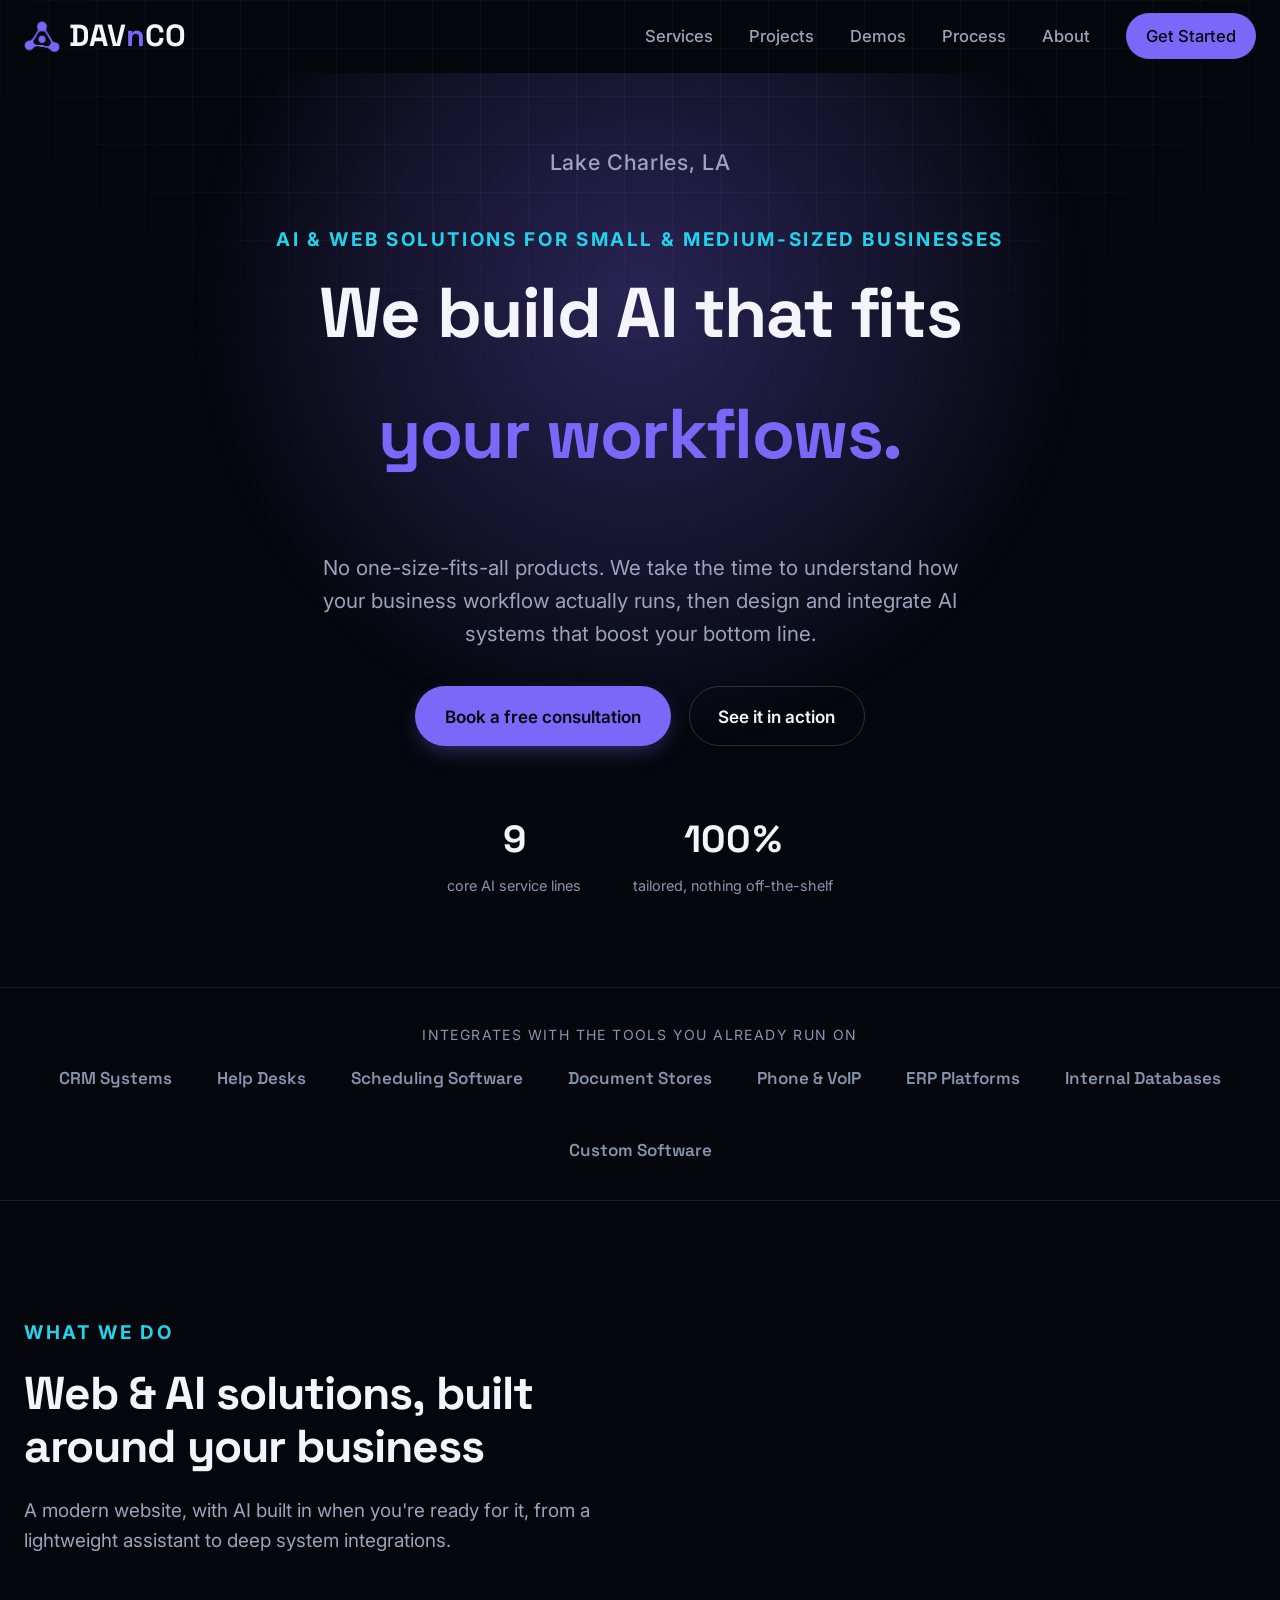
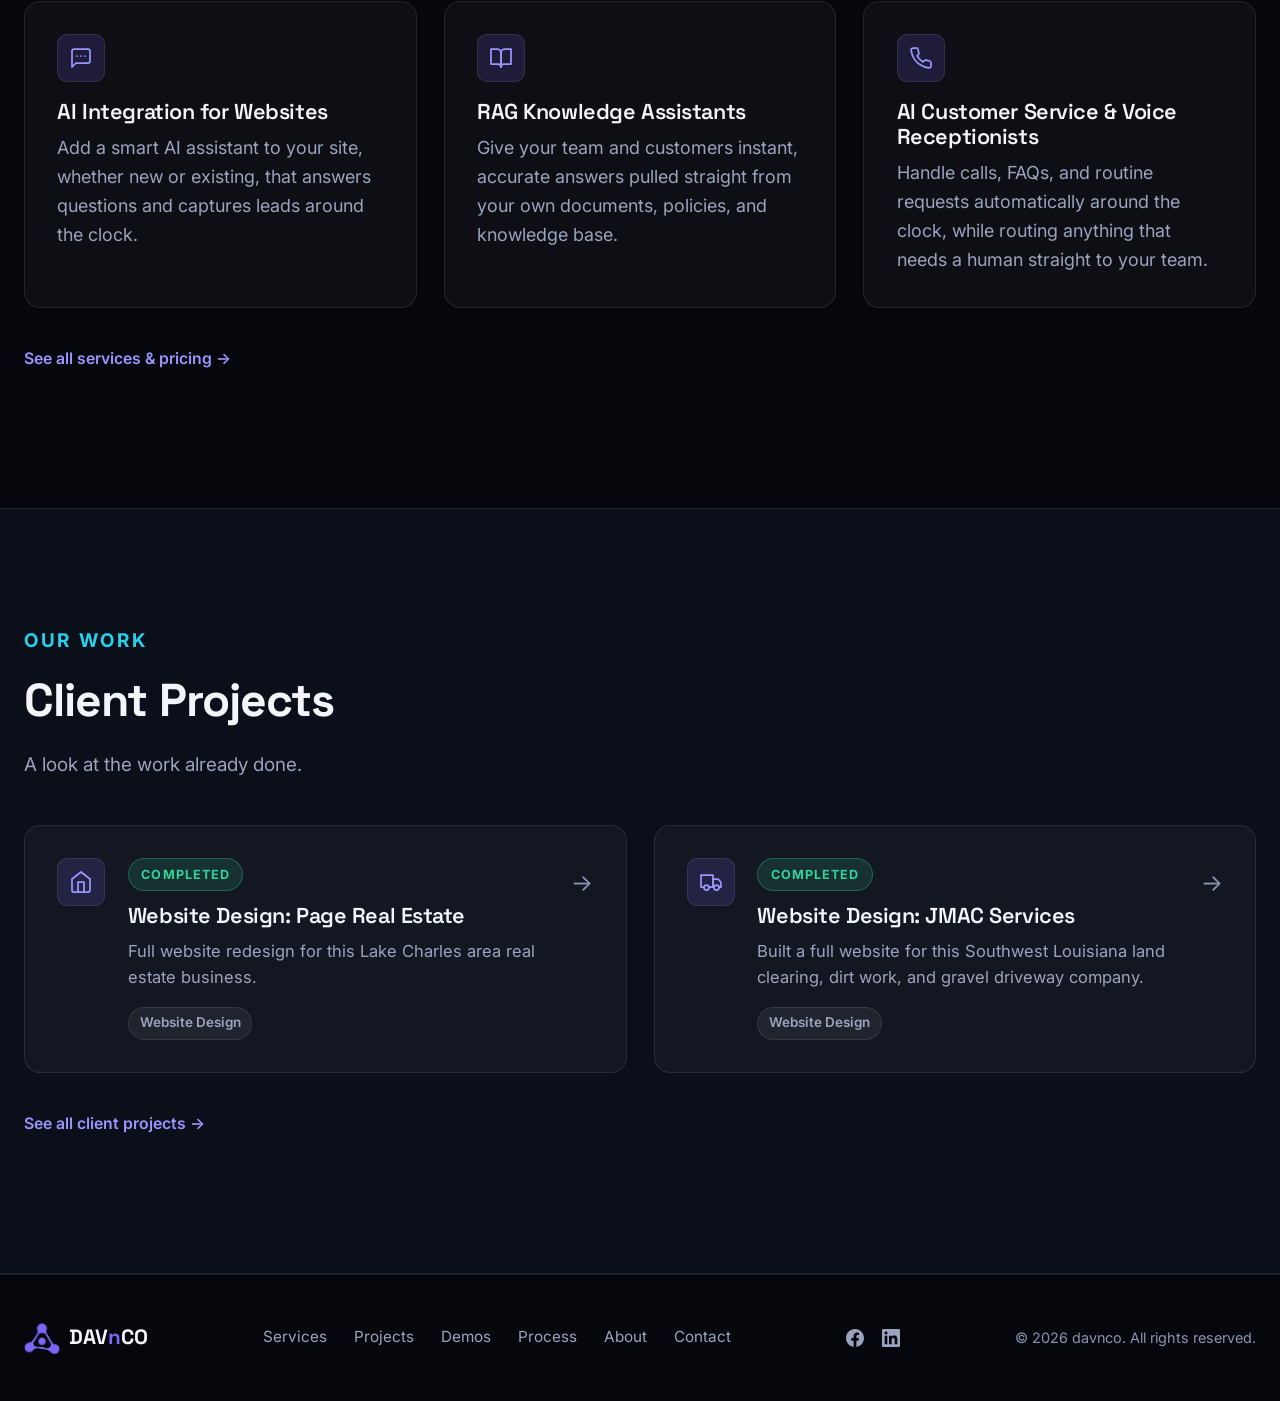
<file: index.html>
<!DOCTYPE html>
<html lang="en">

  <head>
    <meta charset="UTF-8">
    <meta name="viewport" content="width=device-width, initial-scale=1.0">
    <title>DAVnCO: Practical AI Integration for Growing Businesses</title>
    <meta name="description"
      content="davnco helps small and medium-sized businesses design and integrate practical AI solutions, including workflow automation, RAG knowledge assistants, AI voice receptionists, document processing, and custom AI applications.">
    <link rel="icon" href="assets/Lavender Molecular Triangle Icon.png" type="image/png">
    <link rel="preconnect" href="https://fonts.googleapis.com">
    <link rel="preconnect" href="https://fonts.gstatic.com" crossorigin>
    <link
      href="https://fonts.googleapis.com/css2?family=Space+Grotesk:wght@500;600;700&family=Inter:wght@400;500;600;700&display=swap"
      rel="stylesheet">
    <link rel="stylesheet" href="css/styles.css?v=20261106">
  </head>

  <body>

    <div class="bg-grid" aria-hidden="true"></div>

    <a class="skip-link" href="#main">Skip to content</a>

    <header class="site-header" id="siteHeader">
      <div class="container header-inner">
        <a href="index.html" class="brand">
          <span class="brand-mark" aria-hidden="true">
            <img src="assets/Lavender Molecular Triangle Icon.png" width="36" height="36" alt="">
          </span>
          <span class="brand-name">DAV<span class="brand-accent">n</span>CO</span>
        </a>

        <nav class="main-nav" id="mainNav" aria-label="Primary">
          <a href="services.html">Services</a>
          <a href="projects.html">Projects</a>
          <a href="demos.html">Demos</a>
          <a href="process.html">Process</a>
          <a href="about.html">About</a>
          <a href="contact.html" class="nav-cta">Get Started</a>
        </nav>

        <button class="nav-toggle" id="navToggle" aria-label="Toggle menu" aria-expanded="false"
          aria-controls="mainNav">
          <span></span><span></span><span></span>
        </button>
      </div>
    </header>

    <main id="main">

      <!-- HERO -->
      <section class="hero" id="top">
        <div class="hero-glow" aria-hidden="true"></div>
        <div class="container hero-inner">
          <p class="location-bar reveal">Lake Charles, LA</p>
          <p class="eyebrow reveal">AI &amp; web solutions for small &amp; medium-sized businesses</p>
          <h1 class="reveal">
            We build AI that fits <span class="rotator" id="rotator"><span class="rotator-word">your
                workflows.</span></span>
          </h1>
          <p class="hero-sub reveal">
            No one-size-fits-all products. We take the time to understand how your business workflow actually runs,
            then design and integrate AI systems that boost your bottom line.
          </p>
          <div class="hero-actions reveal">
            <a href="contact.html" class="btn btn-primary">Book a free consultation</a>
            <a href="demos.html" class="btn btn-ghost">See it in action</a>
          </div>

          <div class="hero-stats reveal">
            <div class="stat">
              <span class="stat-value"><span class="stat-num" data-count="9">0</span></span>
              <span class="stat-label">core AI service lines</span>
            </div>
            <div class="stat">
              <span class="stat-value"><span class="stat-num" data-count="100">0</span><span
                  class="stat-suffix">%</span></span>
              <span class="stat-label">tailored, nothing off-the-shelf</span>
            </div>
          </div>
        </div>
      </section>

      <!-- LOGOS / TRUST STRIP -->
      <section class="trust-strip reveal" aria-label="What we integrate with">
        <div class="container trust-inner">
          <span class="trust-label">Integrates with the tools you already run on</span>
          <div class="trust-marquee">
            <span>CRM Systems</span><span>Help Desks</span><span>Scheduling Software</span><span>Document Stores</span>
            <span>Phone &amp; VoIP</span><span>ERP Platforms</span><span>Internal Databases</span><span>Custom
              Software</span>
          </div>
        </div>
      </section>

      <!-- WHAT WE DO (preview) -->
      <section class="section" id="services-preview">
        <div class="container">
          <p class="eyebrow reveal">What we do</p>
          <h2 class="reveal">Web &amp; AI solutions, built around your business</h2>
          <p class="section-lede reveal">A modern website, with AI built in when you're ready for it, from a
            lightweight assistant to deep system integrations.</p>

          <div class="grid services-grid">
            <article class="card reveal">
              <div class="card-icon" aria-hidden="true">
                <svg viewBox="0 0 24 24" fill="none" stroke="currentColor" stroke-width="1.75"
                  stroke-linecap="round" stroke-linejoin="round">
                  <path d="M21 15a2 2 0 0 1-2 2H7l-4 4V5a2 2 0 0 1 2-2h14a2 2 0 0 1 2 2z" />
                  <path d="M8 10h.01M12 10h.01M16 10h.01" />
                </svg>
              </div>
              <h3>AI Integration for Websites</h3>
              <p>Add a smart AI assistant to your site, whether new or existing, that answers questions and
                captures leads around the clock.</p>
            </article>
            <article class="card reveal">
              <div class="card-icon" aria-hidden="true">
                <svg viewBox="0 0 24 24" fill="none" stroke="currentColor" stroke-width="1.75"
                  stroke-linecap="round" stroke-linejoin="round">
                  <path d="M2 3h6a4 4 0 0 1 4 4v14a3 3 0 0 0-3-3H2z" />
                  <path d="M22 3h-6a4 4 0 0 0-4 4v14a3 3 0 0 1 3-3h7z" />
                </svg>
              </div>
              <h3>RAG Knowledge Assistants</h3>
              <p>Give your team and customers instant, accurate answers pulled straight from your own documents,
                policies, and knowledge base.</p>
            </article>
            <article class="card reveal">
              <div class="card-icon" aria-hidden="true">
                <svg viewBox="0 0 24 24" fill="none" stroke="currentColor" stroke-width="1.75"
                  stroke-linecap="round" stroke-linejoin="round">
                  <path
                    d="M22 16.92v3a2 2 0 0 1-2.18 2 19.79 19.79 0 0 1-8.63-3.07 19.5 19.5 0 0 1-6-6 19.79 19.79 0 0 1-3.07-8.67A2 2 0 0 1 4.11 2h3a2 2 0 0 1 2 1.72c.13.96.36 1.9.7 2.81a2 2 0 0 1-.45 2.11L8.09 9.91a16 16 0 0 0 6 6l1.27-1.27a2 2 0 0 1 2.11-.45c.91.34 1.85.57 2.81.7A2 2 0 0 1 22 16.92z" />
                </svg>
              </div>
              <h3>AI Customer Service &amp; Voice Receptionists</h3>
              <p>Handle calls, FAQs, and routine requests automatically around the clock, while routing anything
                that needs a human straight to your team.</p>
            </article>
          </div>

          <p class="reveal" style="margin-top:2rem;">
            <a href="services.html" class="founder-link">See all services &amp; pricing →</a>
          </p>
        </div>
      </section>

      <!-- OUR WORK (preview) -->
      <section class="section section-alt" id="projects-preview">
        <div class="container">
          <p class="eyebrow reveal">Our work</p>
          <h2 class="reveal">Client Projects</h2>
          <p class="section-lede reveal">A look at the work already done.</p>

          <div class="grid projects-grid">
            <a href="https://pagerealestatelc.com/" target="_blank" rel="noopener"
              class="card project-card reveal">
              <div class="card-icon" aria-hidden="true">
                <svg viewBox="0 0 24 24" fill="none" stroke="currentColor" stroke-width="1.75"
                  stroke-linecap="round" stroke-linejoin="round">
                  <path d="M3 9l9-7 9 7v11a2 2 0 0 1-2 2H5a2 2 0 0 1-2-2z" />
                  <polyline points="9 22 9 12 15 12 15 22" />
                </svg>
              </div>
              <div class="project-card-body">
                <span class="status-badge status-completed">Completed</span>
                <h3>Website Design: Page Real Estate</h3>
                <p>Full website redesign for this Lake Charles area real estate business.</p>
                <span class="project-tag">Website Design</span>
              </div>
              <span class="project-card-arrow" aria-hidden="true">→</span>
            </a>
            <a href="https://jmacservicesllc.com/" target="_blank" rel="noopener"
              class="card project-card reveal">
              <div class="card-icon" aria-hidden="true">
                <svg viewBox="0 0 24 24" fill="none" stroke="currentColor" stroke-width="1.75"
                  stroke-linecap="round" stroke-linejoin="round">
                  <path d="M10 17h4V5H2v12h3" />
                  <path d="M20 17h2v-3.34a4 4 0 0 0-1.17-2.83L19 9h-5v8" />
                  <circle cx="7.5" cy="17.5" r="2.5" />
                  <circle cx="17.5" cy="17.5" r="2.5" />
                </svg>
              </div>
              <div class="project-card-body">
                <span class="status-badge status-completed">Completed</span>
                <h3>Website Design: JMAC Services</h3>
                <p>Built a full website for this Southwest Louisiana land clearing, dirt work, and gravel driveway
                  company.</p>
                <span class="project-tag">Website Design</span>
              </div>
              <span class="project-card-arrow" aria-hidden="true">→</span>
            </a>
          </div>

          <p class="reveal" style="margin-top:2rem;">
            <a href="projects.html" class="founder-link">See all client projects →</a>
          </p>
        </div>
      </section>

    </main>

    <footer class="site-footer">
      <div class="container footer-inner">
        <a href="index.html" class="brand">
          <span class="brand-mark" aria-hidden="true">
            <img src="assets/Lavender Molecular Triangle Icon.png" width="36" height="36" alt="">
          </span>
          <span class="brand-name">DAV<span class="brand-accent">n</span>CO</span>
        </a>
        <nav class="footer-nav" aria-label="Footer">
          <a href="services.html">Services</a>
          <a href="projects.html">Projects</a>
          <a href="demos.html">Demos</a>
          <a href="process.html">Process</a>
          <a href="about.html">About</a>
          <a href="contact.html">Contact</a>
        </nav>
        <div class="footer-social" aria-label="Social links">
          <a href="https://www.facebook.com/share/1CwzxRPYEG/?mibextid=wwXIfr" target="_blank" rel="noopener"
            aria-label="davnco on Facebook">
            <svg viewBox="0 0 24 24" width="18" height="18" fill="currentColor" aria-hidden="true">
              <path
                d="M24 12.073c0-6.627-5.373-12-12-12s-12 5.373-12 12c0 5.99 4.388 10.954 10.125 11.854v-8.385H7.078v-3.47h3.047V9.43c0-3.007 1.792-4.669 4.533-4.669 1.312 0 2.686.235 2.686.235v2.953H15.83c-1.491 0-1.956.925-1.956 1.874v2.25h3.328l-.532 3.47h-2.796v8.385C19.612 23.027 24 18.062 24 12.073z" />
            </svg>
          </a>
          <a href="https://www.linkedin.com/company/getintegralai/" target="_blank" rel="noopener"
            aria-label="davnco on LinkedIn">
            <svg viewBox="0 0 24 24" width="18" height="18" fill="currentColor" aria-hidden="true">
              <path
                d="M20.447 20.452h-3.554v-5.569c0-1.328-.027-3.037-1.852-3.037-1.853 0-2.136 1.445-2.136 2.939v5.667H9.351V9h3.414v1.561h.046c.477-.9 1.637-1.85 3.37-1.85 3.601 0 4.267 2.37 4.267 5.455v6.286zM5.337 7.433c-1.144 0-2.063-.926-2.063-2.065 0-1.138.92-2.063 2.063-2.063 1.14 0 2.064.925 2.064 2.063 0 1.139-.925 2.065-2.064 2.065zm1.782 13.019H3.555V9h3.564v11.452zM22.225 0H1.771C.792 0 0 .774 0 1.729v20.542C0 23.227.792 24 1.771 24h20.451C23.2 24 24 23.227 24 22.271V1.729C24 .774 23.2 0 22.222 0h.003z" />
            </svg>
          </a>
        </div>
        <p class="footer-copy">© <span id="year"></span> davnco. All rights reserved.</p>
      </div>
    </footer>

    <button class="back-to-top" id="backToTop" aria-label="Back to top">↑</button>

    <script src="js/main.js"></script>
    <script src="js/home.js"></script>
  </body>

</html>
</file>
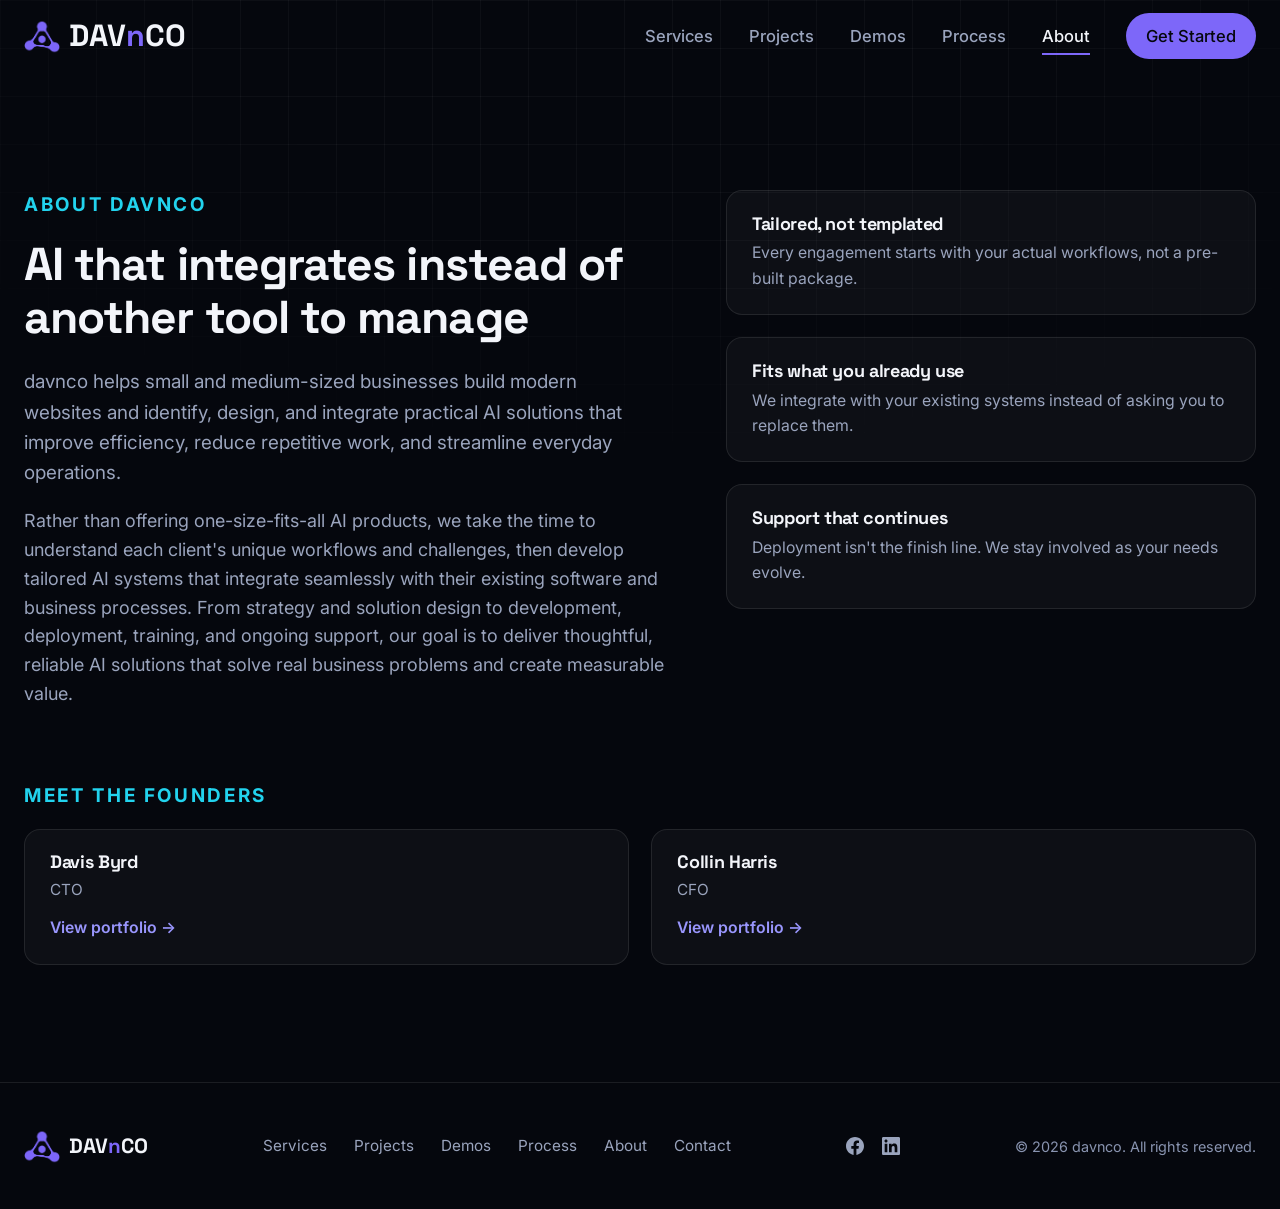
<file: about.html>
<!DOCTYPE html>
<html lang="en">

  <head>
    <meta charset="UTF-8">
    <meta name="viewport" content="width=device-width, initial-scale=1.0">
    <title>About | DAVnCO</title>
    <meta name="description"
      content="davnco helps small and medium-sized businesses build modern websites and integrate practical AI solutions tailored to their existing workflows.">
    <link rel="icon" href="assets/Lavender Molecular Triangle Icon.png" type="image/png">
    <link rel="preconnect" href="https://fonts.googleapis.com">
    <link rel="preconnect" href="https://fonts.gstatic.com" crossorigin>
    <link
      href="https://fonts.googleapis.com/css2?family=Space+Grotesk:wght@500;600;700&family=Inter:wght@400;500;600;700&display=swap"
      rel="stylesheet">
    <link rel="stylesheet" href="css/styles.css?v=20261106">
  </head>

  <body>

    <div class="bg-grid" aria-hidden="true"></div>

    <a class="skip-link" href="#main">Skip to content</a>

    <header class="site-header" id="siteHeader">
      <div class="container header-inner">
        <a href="index.html" class="brand">
          <span class="brand-mark" aria-hidden="true">
            <img src="assets/Lavender Molecular Triangle Icon.png" width="36" height="36" alt="">
          </span>
          <span class="brand-name">DAV<span class="brand-accent">n</span>CO</span>
        </a>

        <nav class="main-nav" id="mainNav" aria-label="Primary">
          <a href="services.html">Services</a>
          <a href="projects.html">Projects</a>
          <a href="demos.html">Demos</a>
          <a href="process.html">Process</a>
          <a href="about.html" aria-current="page">About</a>
          <a href="contact.html" class="nav-cta">Get Started</a>
        </nav>

        <button class="nav-toggle" id="navToggle" aria-label="Toggle menu" aria-expanded="false"
          aria-controls="mainNav">
          <span></span><span></span><span></span>
        </button>
      </div>
    </header>

    <main id="main">

      <!-- ABOUT -->
      <section class="section" id="about">
        <div class="container">
          <div class="about-grid">
            <div class="reveal">
              <p class="eyebrow">About davnco</p>
              <h2>AI that integrates instead of another tool to manage</h2>
              <p class="section-lede">
                davnco helps small and medium-sized businesses build modern websites and identify, design, and
                integrate practical AI solutions that improve efficiency, reduce repetitive work, and streamline
                everyday operations.
              </p>
              <p>
                Rather than offering one-size-fits-all AI products, we take the time to understand each client's
                unique workflows and challenges, then develop tailored AI systems that integrate seamlessly with
                their existing software and business processes. From strategy and solution design to development,
                deployment, training, and ongoing support, our goal is to deliver thoughtful, reliable AI solutions
                that solve real business problems and create measurable value.
              </p>
            </div>
            <div class="about-values reveal">
              <div class="value-item">
                <h4>Tailored, not templated</h4>
                <p>Every engagement starts with your actual workflows, not a pre-built package.</p>
              </div>
              <div class="value-item">
                <h4>Fits what you already use</h4>
                <p>We integrate with your existing systems instead of asking you to replace them.</p>
              </div>
              <div class="value-item">
                <h4>Support that continues</h4>
                <p>Deployment isn't the finish line. We stay involved as your needs evolve.</p>
              </div>
            </div>
          </div>

          <div class="founders-block reveal">
            <p class="eyebrow">Meet the Founders</p>
            <div class="founders-grid">
              <div class="founder-card">
                <h4>Davis Byrd</h4>
                <p class="founder-title">CTO</p>
                <a href="https://byrdman-dev.github.io/portfolio/" class="founder-link" target="_blank"
                  rel="noopener">View portfolio →</a>
              </div>
              <div class="founder-card">
                <h4>Collin Harris</h4>
                <p class="founder-title">CFO</p>
                <a href="https://byrdman-dev.github.io/collin-harris-portfolio/" class="founder-link" target="_blank"
                  rel="noopener">View portfolio →</a>
              </div>
            </div>
          </div>
        </div>
      </section>

    </main>

    <footer class="site-footer">
      <div class="container footer-inner">
        <a href="index.html" class="brand">
          <span class="brand-mark" aria-hidden="true">
            <img src="assets/Lavender Molecular Triangle Icon.png" width="36" height="36" alt="">
          </span>
          <span class="brand-name">DAV<span class="brand-accent">n</span>CO</span>
        </a>
        <nav class="footer-nav" aria-label="Footer">
          <a href="services.html">Services</a>
          <a href="projects.html">Projects</a>
          <a href="demos.html">Demos</a>
          <a href="process.html">Process</a>
          <a href="about.html">About</a>
          <a href="contact.html">Contact</a>
        </nav>
        <div class="footer-social" aria-label="Social links">
          <a href="https://www.facebook.com/share/1CwzxRPYEG/?mibextid=wwXIfr" target="_blank" rel="noopener"
            aria-label="davnco on Facebook">
            <svg viewBox="0 0 24 24" width="18" height="18" fill="currentColor" aria-hidden="true">
              <path
                d="M24 12.073c0-6.627-5.373-12-12-12s-12 5.373-12 12c0 5.99 4.388 10.954 10.125 11.854v-8.385H7.078v-3.47h3.047V9.43c0-3.007 1.792-4.669 4.533-4.669 1.312 0 2.686.235 2.686.235v2.953H15.83c-1.491 0-1.956.925-1.956 1.874v2.25h3.328l-.532 3.47h-2.796v8.385C19.612 23.027 24 18.062 24 12.073z" />
            </svg>
          </a>
          <a href="https://www.linkedin.com/company/getintegralai/" target="_blank" rel="noopener"
            aria-label="davnco on LinkedIn">
            <svg viewBox="0 0 24 24" width="18" height="18" fill="currentColor" aria-hidden="true">
              <path
                d="M20.447 20.452h-3.554v-5.569c0-1.328-.027-3.037-1.852-3.037-1.853 0-2.136 1.445-2.136 2.939v5.667H9.351V9h3.414v1.561h.046c.477-.9 1.637-1.85 3.37-1.85 3.601 0 4.267 2.37 4.267 5.455v6.286zM5.337 7.433c-1.144 0-2.063-.926-2.063-2.065 0-1.138.92-2.063 2.063-2.063 1.14 0 2.064.925 2.064 2.063 0 1.139-.925 2.065-2.064 2.065zm1.782 13.019H3.555V9h3.564v11.452zM22.225 0H1.771C.792 0 0 .774 0 1.729v20.542C0 23.227.792 24 1.771 24h20.451C23.2 24 24 23.227 24 22.271V1.729C24 .774 23.2 0 22.222 0h.003z" />
            </svg>
          </a>
        </div>
        <p class="footer-copy">© <span id="year"></span> davnco. All rights reserved.</p>
      </div>
    </footer>

    <button class="back-to-top" id="backToTop" aria-label="Back to top">↑</button>

    <script src="js/main.js"></script>
  </body>

</html>
</file>
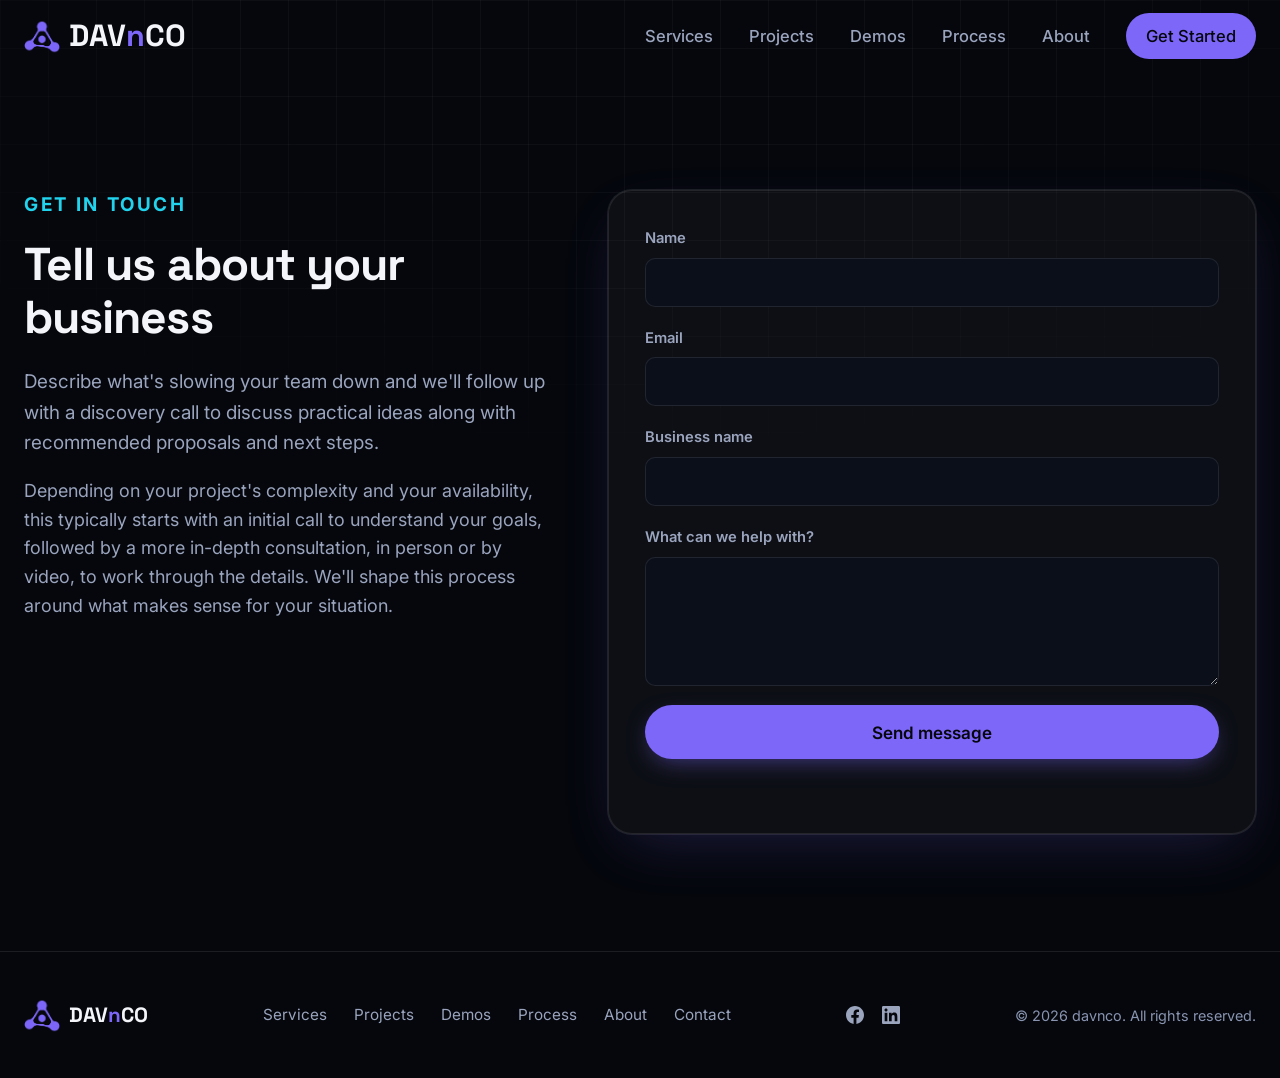
<file: contact.html>
<!DOCTYPE html>
<html lang="en">

  <head>
    <meta charset="UTF-8">
    <meta name="viewport" content="width=device-width, initial-scale=1.0">
    <title>Contact | DAVnCO — Book a Free Consultation</title>
    <meta name="description"
      content="Tell davnco about your business and we'll follow up with a discovery call to discuss practical AI and website ideas, along with recommended proposals and next steps.">
    <link rel="icon" href="assets/Lavender Molecular Triangle Icon.png" type="image/png">
    <link rel="preconnect" href="https://fonts.googleapis.com">
    <link rel="preconnect" href="https://fonts.gstatic.com" crossorigin>
    <link
      href="https://fonts.googleapis.com/css2?family=Space+Grotesk:wght@500;600;700&family=Inter:wght@400;500;600;700&display=swap"
      rel="stylesheet">
    <link rel="stylesheet" href="css/styles.css?v=20261106">
  </head>

  <body>

    <div class="bg-grid" aria-hidden="true"></div>

    <a class="skip-link" href="#main">Skip to content</a>

    <header class="site-header" id="siteHeader">
      <div class="container header-inner">
        <a href="index.html" class="brand">
          <span class="brand-mark" aria-hidden="true">
            <img src="assets/Lavender Molecular Triangle Icon.png" width="36" height="36" alt="">
          </span>
          <span class="brand-name">DAV<span class="brand-accent">n</span>CO</span>
        </a>

        <nav class="main-nav" id="mainNav" aria-label="Primary">
          <a href="services.html">Services</a>
          <a href="projects.html">Projects</a>
          <a href="demos.html">Demos</a>
          <a href="process.html">Process</a>
          <a href="about.html">About</a>
          <a href="contact.html" class="nav-cta" aria-current="page">Get Started</a>
        </nav>

        <button class="nav-toggle" id="navToggle" aria-label="Toggle menu" aria-expanded="false"
          aria-controls="mainNav">
          <span></span><span></span><span></span>
        </button>
      </div>
    </header>

    <main id="main">

      <!-- CONTACT -->
      <section class="section" id="contact">
        <div class="container contact-grid">
          <div class="reveal">
            <p class="eyebrow">Get in touch</p>
            <h2>Tell us about your business</h2>
            <p class="section-lede">
              Describe what's slowing your team down and we'll follow up with a discovery call to discuss practical ideas along
              with recommended proposals and next steps.
            </p>
            <p>
              Depending on your project's complexity and your availability, this typically starts with an initial call to understand your goals,
              followed by a more in-depth consultation, in person or by video, to work through the details.
              We'll shape this process around what makes sense for your situation.
            </p>
          </div>

          <form class="contact-form reveal" id="contactForm" action="https://api.web3forms.com/submit" method="POST">
            <input type="hidden" name="access_key" value="4db294cb-bc07-4d05-ae5f-45c70b4644ea">
            <div class="form-row">
              <label for="name">Name</label>
              <input type="text" id="name" name="name" required autocomplete="name">
            </div>
            <div class="form-row">
              <label for="email">Email</label>
              <input type="email" id="email" name="email" required autocomplete="email">
            </div>
            <div class="form-row">
              <label for="company">Business name</label>
              <input type="text" id="company" name="company" autocomplete="organization">
            </div>
            <div class="form-row">
              <label for="message">What can we help with?</label>
              <textarea id="message" name="message" rows="5" required></textarea>
            </div>
            <input type="checkbox" name="botcheck" style="display:none;" tabindex="-1" autocomplete="off">
            <input type="hidden" name="subject" value="New inquiry from davnco website">

            <button type="submit" class="btn btn-primary btn-block" id="contactSubmit">Send message</button>
            <p class="form-status" id="formStatus" role="status" aria-live="polite"></p>
          </form>
        </div>
      </section>

    </main>

    <footer class="site-footer">
      <div class="container footer-inner">
        <a href="index.html" class="brand">
          <span class="brand-mark" aria-hidden="true">
            <img src="assets/Lavender Molecular Triangle Icon.png" width="36" height="36" alt="">
          </span>
          <span class="brand-name">DAV<span class="brand-accent">n</span>CO</span>
        </a>
        <nav class="footer-nav" aria-label="Footer">
          <a href="services.html">Services</a>
          <a href="projects.html">Projects</a>
          <a href="demos.html">Demos</a>
          <a href="process.html">Process</a>
          <a href="about.html">About</a>
          <a href="contact.html">Contact</a>
        </nav>
        <div class="footer-social" aria-label="Social links">
          <a href="https://www.facebook.com/share/1CwzxRPYEG/?mibextid=wwXIfr" target="_blank" rel="noopener"
            aria-label="davnco on Facebook">
            <svg viewBox="0 0 24 24" width="18" height="18" fill="currentColor" aria-hidden="true">
              <path
                d="M24 12.073c0-6.627-5.373-12-12-12s-12 5.373-12 12c0 5.99 4.388 10.954 10.125 11.854v-8.385H7.078v-3.47h3.047V9.43c0-3.007 1.792-4.669 4.533-4.669 1.312 0 2.686.235 2.686.235v2.953H15.83c-1.491 0-1.956.925-1.956 1.874v2.25h3.328l-.532 3.47h-2.796v8.385C19.612 23.027 24 18.062 24 12.073z" />
            </svg>
          </a>
          <a href="https://www.linkedin.com/company/getintegralai/" target="_blank" rel="noopener"
            aria-label="davnco on LinkedIn">
            <svg viewBox="0 0 24 24" width="18" height="18" fill="currentColor" aria-hidden="true">
              <path
                d="M20.447 20.452h-3.554v-5.569c0-1.328-.027-3.037-1.852-3.037-1.853 0-2.136 1.445-2.136 2.939v5.667H9.351V9h3.414v1.561h.046c.477-.9 1.637-1.85 3.37-1.85 3.601 0 4.267 2.37 4.267 5.455v6.286zM5.337 7.433c-1.144 0-2.063-.926-2.063-2.065 0-1.138.92-2.063 2.063-2.063 1.14 0 2.064.925 2.064 2.063 0 1.139-.925 2.065-2.064 2.065zm1.782 13.019H3.555V9h3.564v11.452zM22.225 0H1.771C.792 0 0 .774 0 1.729v20.542C0 23.227.792 24 1.771 24h20.451C23.2 24 24 23.227 24 22.271V1.729C24 .774 23.2 0 22.222 0h.003z" />
            </svg>
          </a>
        </div>
        <p class="footer-copy">© <span id="year"></span> davnco. All rights reserved.</p>
      </div>
    </footer>

    <button class="back-to-top" id="backToTop" aria-label="Back to top">↑</button>

    <script src="js/main.js"></script>
    <script src="js/contact.js"></script>
  </body>

</html>
</file>
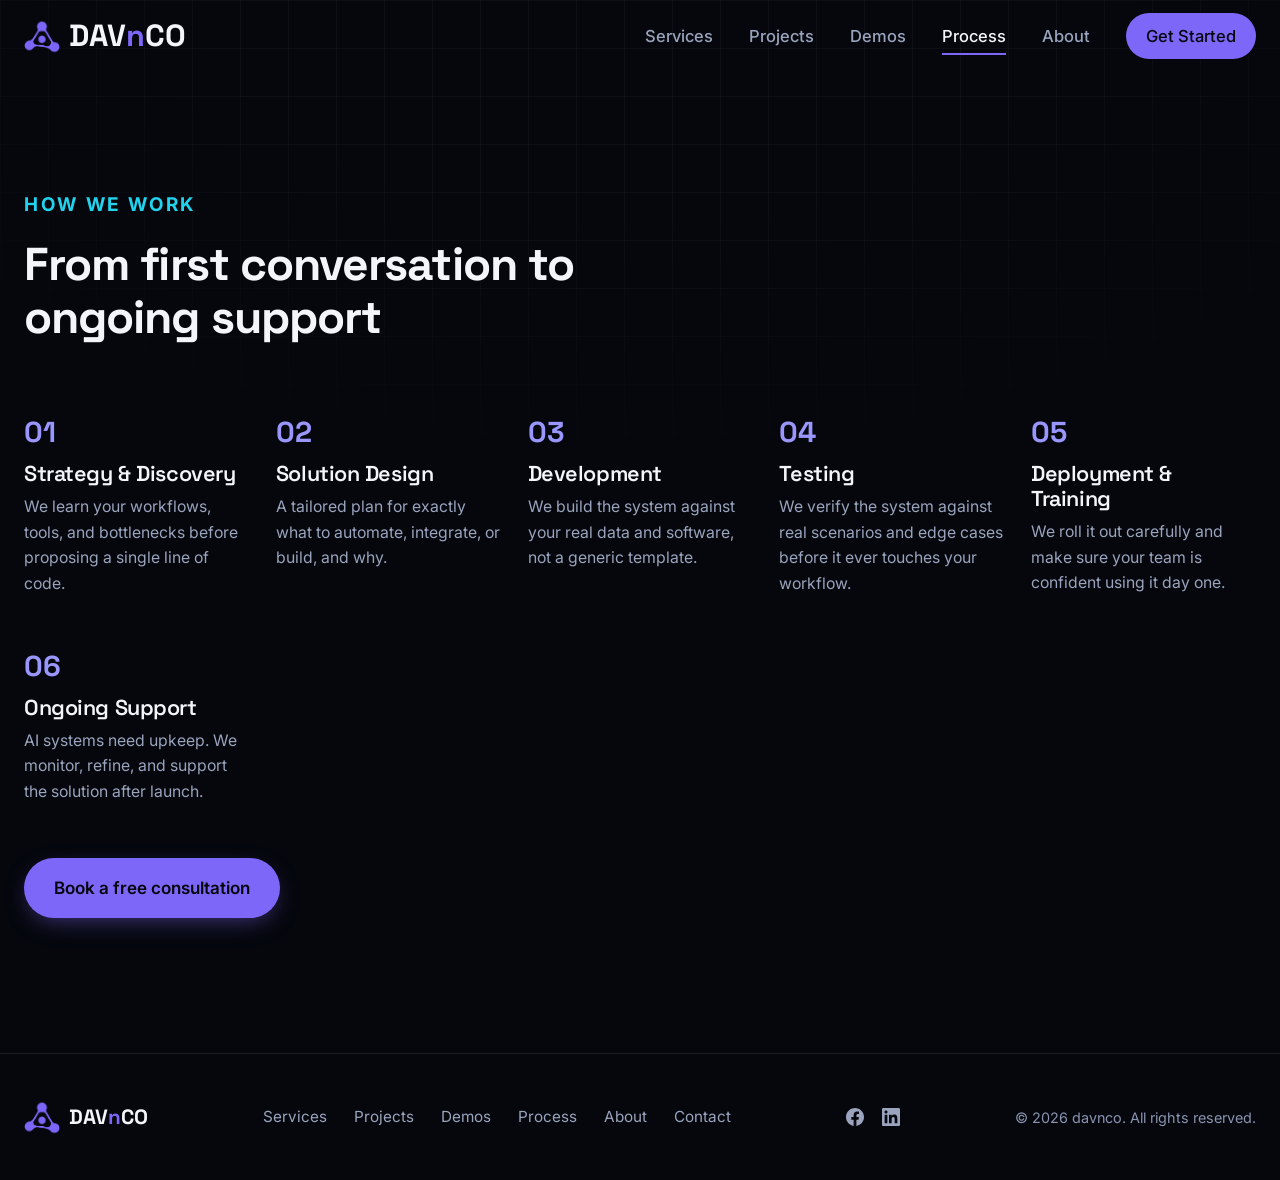
<file: process.html>
<!DOCTYPE html>
<html lang="en">

  <head>
    <meta charset="UTF-8">
    <meta name="viewport" content="width=device-width, initial-scale=1.0">
    <title>Our Process | DAVnCO</title>
    <meta name="description"
      content="How davnco works, from strategy and discovery through solution design, development, testing, deployment, and ongoing support.">
    <link rel="icon" href="assets/Lavender Molecular Triangle Icon.png" type="image/png">
    <link rel="preconnect" href="https://fonts.googleapis.com">
    <link rel="preconnect" href="https://fonts.gstatic.com" crossorigin>
    <link
      href="https://fonts.googleapis.com/css2?family=Space+Grotesk:wght@500;600;700&family=Inter:wght@400;500;600;700&display=swap"
      rel="stylesheet">
    <link rel="stylesheet" href="css/styles.css?v=20261106">
  </head>

  <body>

    <div class="bg-grid" aria-hidden="true"></div>

    <a class="skip-link" href="#main">Skip to content</a>

    <header class="site-header" id="siteHeader">
      <div class="container header-inner">
        <a href="index.html" class="brand">
          <span class="brand-mark" aria-hidden="true">
            <img src="assets/Lavender Molecular Triangle Icon.png" width="36" height="36" alt="">
          </span>
          <span class="brand-name">DAV<span class="brand-accent">n</span>CO</span>
        </a>

        <nav class="main-nav" id="mainNav" aria-label="Primary">
          <a href="services.html">Services</a>
          <a href="projects.html">Projects</a>
          <a href="demos.html">Demos</a>
          <a href="process.html" aria-current="page">Process</a>
          <a href="about.html">About</a>
          <a href="contact.html" class="nav-cta">Get Started</a>
        </nav>

        <button class="nav-toggle" id="navToggle" aria-label="Toggle menu" aria-expanded="false"
          aria-controls="mainNav">
          <span></span><span></span><span></span>
        </button>
      </div>
    </header>

    <main id="main">

      <!-- PROCESS -->
      <section class="section" id="process">
        <div class="container">
          <p class="eyebrow reveal">How we work</p>
          <h2 class="reveal">From first conversation to ongoing support</h2>

          <div class="process-grid">
            <div class="process-step reveal">
              <span class="process-num">01</span>
              <h3>Strategy &amp; Discovery</h3>
              <p>We learn your workflows, tools, and bottlenecks before proposing a single line of code.</p>
            </div>
            <div class="process-step reveal">
              <span class="process-num">02</span>
              <h3>Solution Design</h3>
              <p>A tailored plan for exactly what to automate, integrate, or build, and why.</p>
            </div>
            <div class="process-step reveal">
              <span class="process-num">03</span>
              <h3>Development</h3>
              <p>We build the system against your real data and software, not a generic template.</p>
            </div>
            <div class="process-step reveal">
              <span class="process-num">04</span>
              <h3>Testing</h3>
              <p>We verify the system against real scenarios and edge cases before it ever touches your workflow.</p>
            </div>
            <div class="process-step reveal">
              <span class="process-num">05</span>
              <h3>Deployment &amp; Training</h3>
              <p>We roll it out carefully and make sure your team is confident using it day one.</p>
            </div>
            <div class="process-step reveal">
              <span class="process-num">06</span>
              <h3>Ongoing Support</h3>
              <p>AI systems need upkeep. We monitor, refine, and support the solution after launch.</p>
            </div>
          </div>

          <p class="reveal" style="margin-top:3rem;">
            <a href="contact.html" class="btn btn-primary">Book a free consultation</a>
          </p>
        </div>
      </section>

    </main>

    <footer class="site-footer">
      <div class="container footer-inner">
        <a href="index.html" class="brand">
          <span class="brand-mark" aria-hidden="true">
            <img src="assets/Lavender Molecular Triangle Icon.png" width="36" height="36" alt="">
          </span>
          <span class="brand-name">DAV<span class="brand-accent">n</span>CO</span>
        </a>
        <nav class="footer-nav" aria-label="Footer">
          <a href="services.html">Services</a>
          <a href="projects.html">Projects</a>
          <a href="demos.html">Demos</a>
          <a href="process.html">Process</a>
          <a href="about.html">About</a>
          <a href="contact.html">Contact</a>
        </nav>
        <div class="footer-social" aria-label="Social links">
          <a href="https://www.facebook.com/share/1CwzxRPYEG/?mibextid=wwXIfr" target="_blank" rel="noopener"
            aria-label="davnco on Facebook">
            <svg viewBox="0 0 24 24" width="18" height="18" fill="currentColor" aria-hidden="true">
              <path
                d="M24 12.073c0-6.627-5.373-12-12-12s-12 5.373-12 12c0 5.99 4.388 10.954 10.125 11.854v-8.385H7.078v-3.47h3.047V9.43c0-3.007 1.792-4.669 4.533-4.669 1.312 0 2.686.235 2.686.235v2.953H15.83c-1.491 0-1.956.925-1.956 1.874v2.25h3.328l-.532 3.47h-2.796v8.385C19.612 23.027 24 18.062 24 12.073z" />
            </svg>
          </a>
          <a href="https://www.linkedin.com/company/getintegralai/" target="_blank" rel="noopener"
            aria-label="davnco on LinkedIn">
            <svg viewBox="0 0 24 24" width="18" height="18" fill="currentColor" aria-hidden="true">
              <path
                d="M20.447 20.452h-3.554v-5.569c0-1.328-.027-3.037-1.852-3.037-1.853 0-2.136 1.445-2.136 2.939v5.667H9.351V9h3.414v1.561h.046c.477-.9 1.637-1.85 3.37-1.85 3.601 0 4.267 2.37 4.267 5.455v6.286zM5.337 7.433c-1.144 0-2.063-.926-2.063-2.065 0-1.138.92-2.063 2.063-2.063 1.14 0 2.064.925 2.064 2.063 0 1.139-.925 2.065-2.064 2.065zm1.782 13.019H3.555V9h3.564v11.452zM22.225 0H1.771C.792 0 0 .774 0 1.729v20.542C0 23.227.792 24 1.771 24h20.451C23.2 24 24 23.227 24 22.271V1.729C24 .774 23.2 0 22.222 0h.003z" />
            </svg>
          </a>
        </div>
        <p class="footer-copy">© <span id="year"></span> davnco. All rights reserved.</p>
      </div>
    </footer>

    <button class="back-to-top" id="backToTop" aria-label="Back to top">↑</button>

    <script src="js/main.js"></script>
  </body>

</html>
</file>
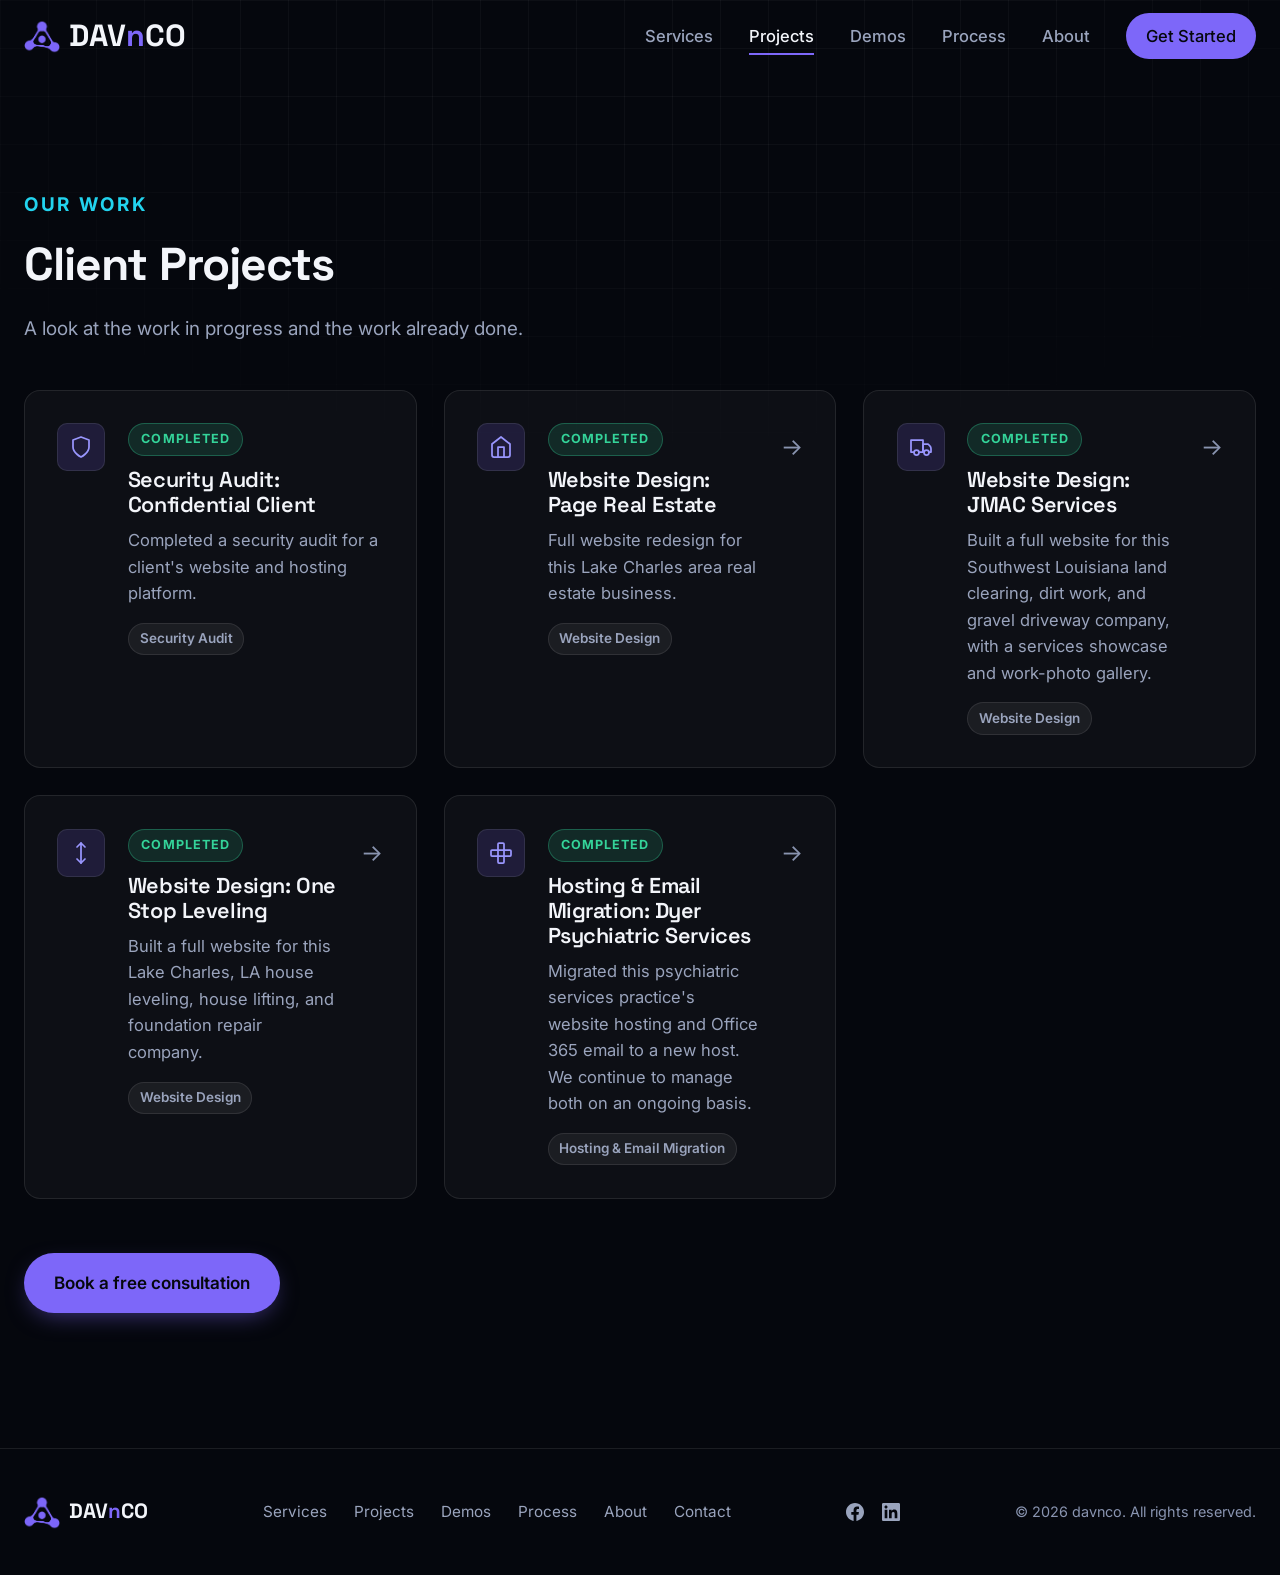
<file: projects.html>
<!DOCTYPE html>
<html lang="en">

  <head>
    <meta charset="UTF-8">
    <meta name="viewport" content="width=device-width, initial-scale=1.0">
    <title>Client Projects | DAVnCO</title>
    <meta name="description"
      content="A look at davnco's completed and in-progress client work: website design and security audits for small and medium-sized businesses.">
    <link rel="icon" href="assets/Lavender Molecular Triangle Icon.png" type="image/png">
    <link rel="preconnect" href="https://fonts.googleapis.com">
    <link rel="preconnect" href="https://fonts.gstatic.com" crossorigin>
    <link
      href="https://fonts.googleapis.com/css2?family=Space+Grotesk:wght@500;600;700&family=Inter:wght@400;500;600;700&display=swap"
      rel="stylesheet">
    <link rel="stylesheet" href="css/styles.css?v=20261106">
  </head>

  <body>

    <div class="bg-grid" aria-hidden="true"></div>

    <a class="skip-link" href="#main">Skip to content</a>

    <header class="site-header" id="siteHeader">
      <div class="container header-inner">
        <a href="index.html" class="brand">
          <span class="brand-mark" aria-hidden="true">
            <img src="assets/Lavender Molecular Triangle Icon.png" width="36" height="36" alt="">
          </span>
          <span class="brand-name">DAV<span class="brand-accent">n</span>CO</span>
        </a>

        <nav class="main-nav" id="mainNav" aria-label="Primary">
          <a href="services.html">Services</a>
          <a href="projects.html" aria-current="page">Projects</a>
          <a href="demos.html">Demos</a>
          <a href="process.html">Process</a>
          <a href="about.html">About</a>
          <a href="contact.html" class="nav-cta">Get Started</a>
        </nav>

        <button class="nav-toggle" id="navToggle" aria-label="Toggle menu" aria-expanded="false"
          aria-controls="mainNav">
          <span></span><span></span><span></span>
        </button>
      </div>
    </header>

    <main id="main">

      <!-- CLIENT PROJECTS -->
      <section class="section" id="projects">
        <div class="container">
          <p class="eyebrow reveal">Our work</p>
          <h2 class="reveal">Client Projects</h2>
          <p class="section-lede reveal">A look at the work in progress and the work already done.</p>

          <div class="grid projects-grid">
            <div class="card project-card reveal">
              <div class="card-icon" aria-hidden="true">
                <svg viewBox="0 0 24 24" fill="none" stroke="currentColor" stroke-width="1.75"
                  stroke-linecap="round" stroke-linejoin="round">
                  <path d="M12 22s8-4 8-10V5l-8-3-8 3v7c0 6 8 10 8 10z" />
                </svg>
              </div>
              <div class="project-card-body">
                <span class="status-badge status-completed">Completed</span>
                <h3>Security Audit: Confidential Client</h3>
                <p>Completed a security audit for a client's website and hosting platform.</p>
                <span class="project-tag">Security Audit</span>
              </div>
            </div>
            <a href="https://pagerealestatelc.com/" target="_blank" rel="noopener"
              class="card project-card reveal">
              <div class="card-icon" aria-hidden="true">
                <svg viewBox="0 0 24 24" fill="none" stroke="currentColor" stroke-width="1.75"
                  stroke-linecap="round" stroke-linejoin="round">
                  <path d="M3 9l9-7 9 7v11a2 2 0 0 1-2 2H5a2 2 0 0 1-2-2z" />
                  <polyline points="9 22 9 12 15 12 15 22" />
                </svg>
              </div>
              <div class="project-card-body">
                <span class="status-badge status-completed">Completed</span>
                <h3>Website Design: Page Real Estate</h3>
                <p>Full website redesign for this Lake Charles area real estate business.</p>
                <span class="project-tag">Website Design</span>
              </div>
              <span class="project-card-arrow" aria-hidden="true">→</span>
            </a>
            <a href="https://jmacservicesllc.com/" target="_blank" rel="noopener"
              class="card project-card reveal">
              <div class="card-icon" aria-hidden="true">
                <svg viewBox="0 0 24 24" fill="none" stroke="currentColor" stroke-width="1.75"
                  stroke-linecap="round" stroke-linejoin="round">
                  <path d="M10 17h4V5H2v12h3" />
                  <path d="M20 17h2v-3.34a4 4 0 0 0-1.17-2.83L19 9h-5v8" />
                  <circle cx="7.5" cy="17.5" r="2.5" />
                  <circle cx="17.5" cy="17.5" r="2.5" />
                </svg>
              </div>
              <div class="project-card-body">
                <span class="status-badge status-completed">Completed</span>
                <h3>Website Design: JMAC Services</h3>
                <p>Built a full website for this Southwest Louisiana land clearing, dirt work, and gravel driveway
                  company, with a services showcase and work-photo gallery.</p>
                <span class="project-tag">Website Design</span>
              </div>
              <span class="project-card-arrow" aria-hidden="true">→</span>
            </a>
            <a href="https://onestopleveling.com/" target="_blank" rel="noopener"
              class="card project-card reveal">
              <div class="card-icon" aria-hidden="true">
                <svg viewBox="0 0 24 24" fill="none" stroke="currentColor" stroke-width="1.75"
                  stroke-linecap="round" stroke-linejoin="round">
                  <polyline points="8 18 12 22 16 18" />
                  <polyline points="8 6 12 2 16 6" />
                  <line x1="12" y1="2" x2="12" y2="22" />
                </svg>
              </div>
              <div class="project-card-body">
                <span class="status-badge status-completed">Completed</span>
                <h3>Website Design: One Stop Leveling</h3>
                <p>Built a full website for this Lake Charles, LA house leveling, house lifting, and foundation
                  repair company.</p>
                <span class="project-tag">Website Design</span>
              </div>
              <span class="project-card-arrow" aria-hidden="true">→</span>
            </a>
            <a href="https://dyerpsychiatricservices.com/" target="_blank" rel="noopener"
              class="card project-card reveal">
              <div class="card-icon" aria-hidden="true">
                <svg viewBox="0 0 24 24" fill="none" stroke="currentColor" stroke-width="1.75"
                  stroke-linecap="round" stroke-linejoin="round">
                  <rect x="9" y="2" width="6" height="20" rx="1" />
                  <rect x="2" y="9" width="20" height="6" rx="1" />
                </svg>
              </div>
              <div class="project-card-body">
                <span class="status-badge status-completed">Completed</span>
                <h3>Hosting &amp; Email Migration: Dyer Psychiatric Services</h3>
                <p>Migrated this psychiatric services practice's website hosting and Office 365 email to a new
                  host. We continue to manage both on an ongoing basis.</p>
                <span class="project-tag">Hosting &amp; Email Migration</span>
              </div>
              <span class="project-card-arrow" aria-hidden="true">→</span>
            </a>
          </div>

          <p class="reveal" style="margin-top:3rem;">
            <a href="contact.html" class="btn btn-primary">Book a free consultation</a>
          </p>
        </div>
      </section>

    </main>

    <footer class="site-footer">
      <div class="container footer-inner">
        <a href="index.html" class="brand">
          <span class="brand-mark" aria-hidden="true">
            <img src="assets/Lavender Molecular Triangle Icon.png" width="36" height="36" alt="">
          </span>
          <span class="brand-name">DAV<span class="brand-accent">n</span>CO</span>
        </a>
        <nav class="footer-nav" aria-label="Footer">
          <a href="services.html">Services</a>
          <a href="projects.html">Projects</a>
          <a href="demos.html">Demos</a>
          <a href="process.html">Process</a>
          <a href="about.html">About</a>
          <a href="contact.html">Contact</a>
        </nav>
        <div class="footer-social" aria-label="Social links">
          <a href="https://www.facebook.com/share/1CwzxRPYEG/?mibextid=wwXIfr" target="_blank" rel="noopener"
            aria-label="davnco on Facebook">
            <svg viewBox="0 0 24 24" width="18" height="18" fill="currentColor" aria-hidden="true">
              <path
                d="M24 12.073c0-6.627-5.373-12-12-12s-12 5.373-12 12c0 5.99 4.388 10.954 10.125 11.854v-8.385H7.078v-3.47h3.047V9.43c0-3.007 1.792-4.669 4.533-4.669 1.312 0 2.686.235 2.686.235v2.953H15.83c-1.491 0-1.956.925-1.956 1.874v2.25h3.328l-.532 3.47h-2.796v8.385C19.612 23.027 24 18.062 24 12.073z" />
            </svg>
          </a>
          <a href="https://www.linkedin.com/company/getintegralai/" target="_blank" rel="noopener"
            aria-label="davnco on LinkedIn">
            <svg viewBox="0 0 24 24" width="18" height="18" fill="currentColor" aria-hidden="true">
              <path
                d="M20.447 20.452h-3.554v-5.569c0-1.328-.027-3.037-1.852-3.037-1.853 0-2.136 1.445-2.136 2.939v5.667H9.351V9h3.414v1.561h.046c.477-.9 1.637-1.85 3.37-1.85 3.601 0 4.267 2.37 4.267 5.455v6.286zM5.337 7.433c-1.144 0-2.063-.926-2.063-2.065 0-1.138.92-2.063 2.063-2.063 1.14 0 2.064.925 2.064 2.063 0 1.139-.925 2.065-2.064 2.065zm1.782 13.019H3.555V9h3.564v11.452zM22.225 0H1.771C.792 0 0 .774 0 1.729v20.542C0 23.227.792 24 1.771 24h20.451C23.2 24 24 23.227 24 22.271V1.729C24 .774 23.2 0 22.222 0h.003z" />
            </svg>
          </a>
        </div>
        <p class="footer-copy">© <span id="year"></span> davnco. All rights reserved.</p>
      </div>
    </footer>

    <button class="back-to-top" id="backToTop" aria-label="Back to top">↑</button>

    <script src="js/main.js"></script>
  </body>

</html>
</file>
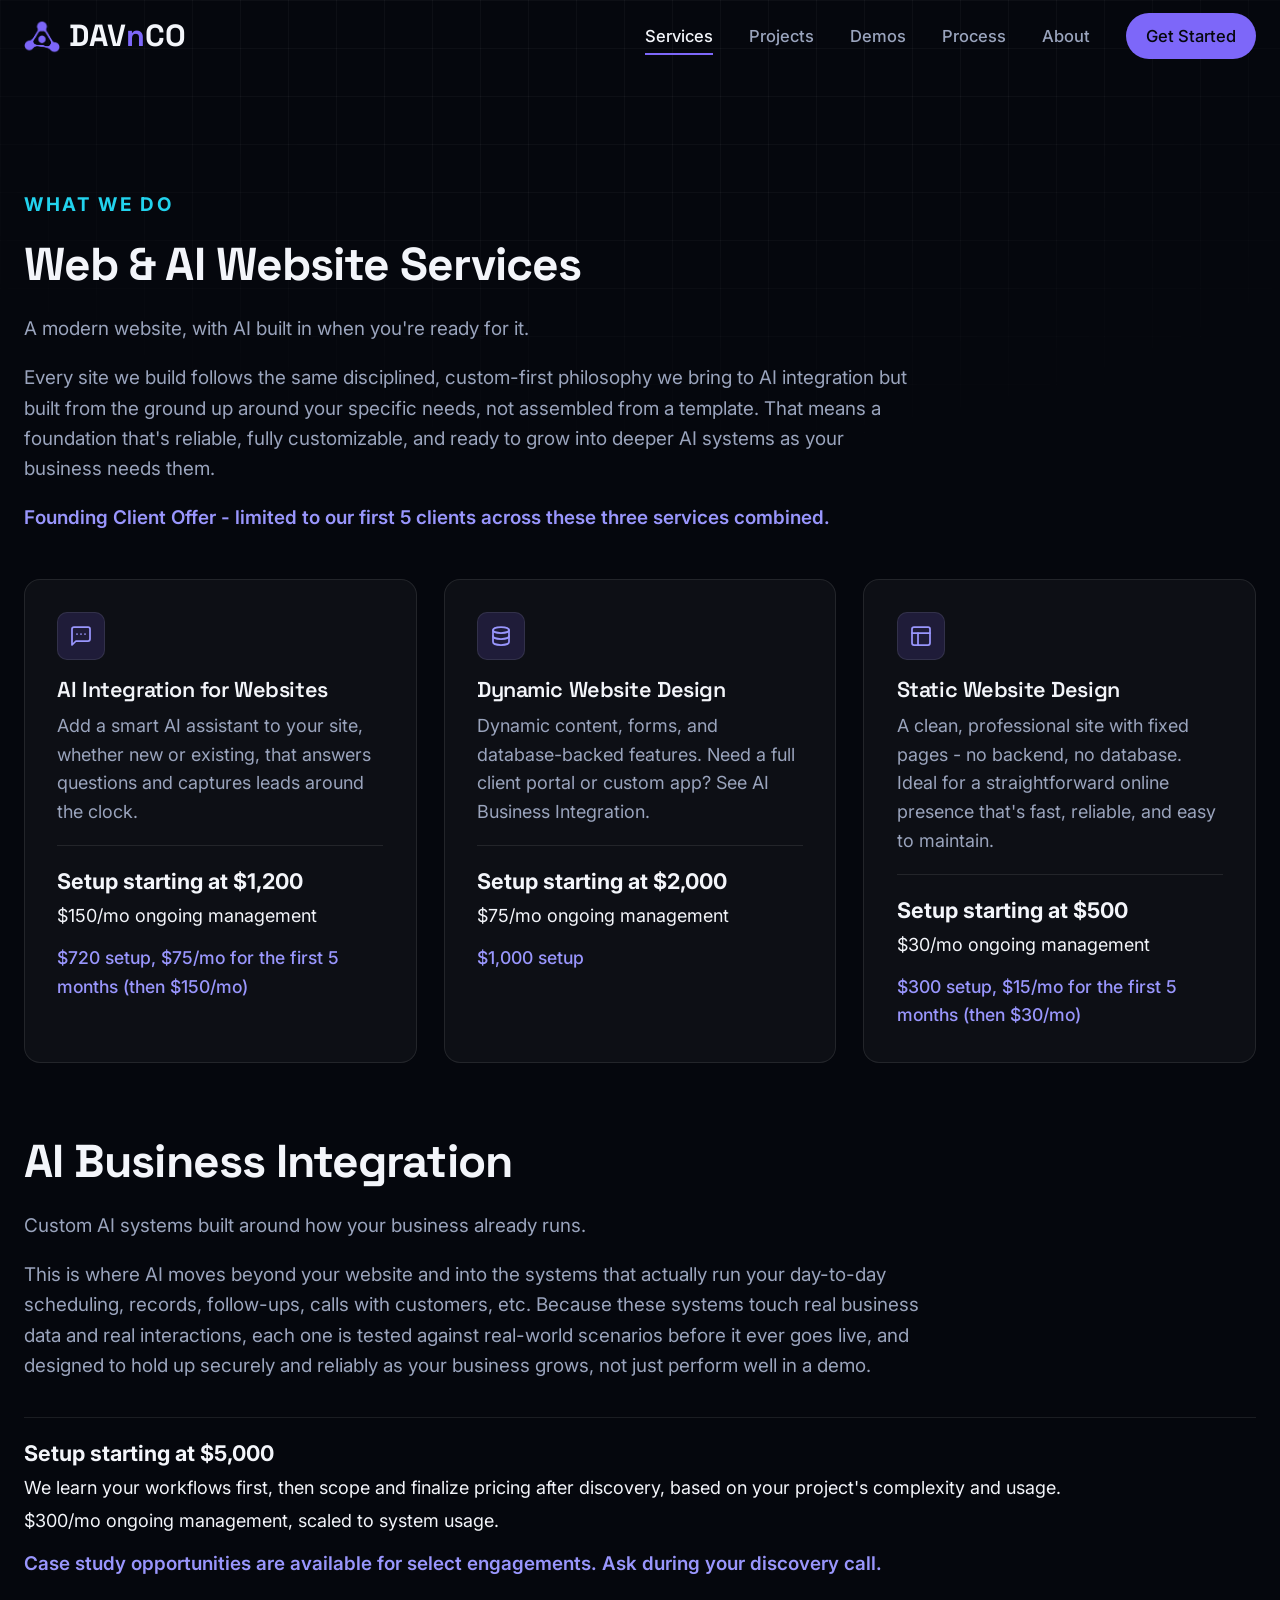
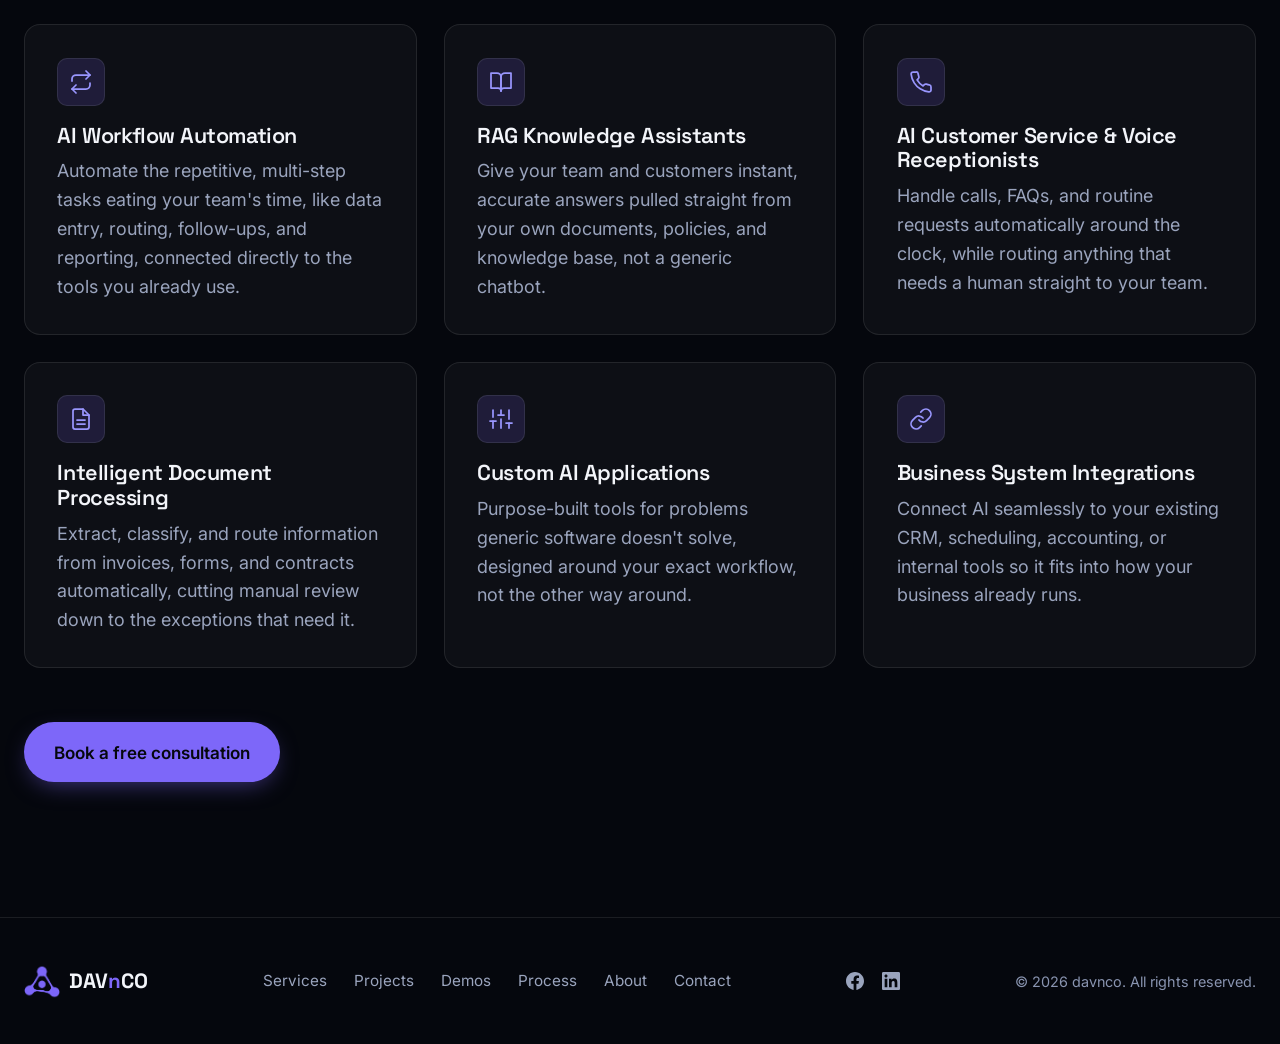
<file: services.html>
<!DOCTYPE html>
<html lang="en">

  <head>
    <meta charset="UTF-8">
    <meta name="viewport" content="width=device-width, initial-scale=1.0">
    <title>Services | DAVnCO — Web Design &amp; AI Business Integration</title>
    <meta name="description"
      content="Static and dynamic website design, AI integration for websites, workflow automation, RAG knowledge assistants, AI voice receptionists, document processing, and custom AI applications from davnco.">
    <link rel="icon" href="assets/Lavender Molecular Triangle Icon.png" type="image/png">
    <link rel="preconnect" href="https://fonts.googleapis.com">
    <link rel="preconnect" href="https://fonts.gstatic.com" crossorigin>
    <link
      href="https://fonts.googleapis.com/css2?family=Space+Grotesk:wght@500;600;700&family=Inter:wght@400;500;600;700&display=swap"
      rel="stylesheet">
    <link rel="stylesheet" href="css/styles.css?v=20261106">
  </head>

  <body>

    <div class="bg-grid" aria-hidden="true"></div>

    <a class="skip-link" href="#main">Skip to content</a>

    <header class="site-header" id="siteHeader">
      <div class="container header-inner">
        <a href="index.html" class="brand">
          <span class="brand-mark" aria-hidden="true">
            <img src="assets/Lavender Molecular Triangle Icon.png" width="36" height="36" alt="">
          </span>
          <span class="brand-name">DAV<span class="brand-accent">n</span>CO</span>
        </a>

        <nav class="main-nav" id="mainNav" aria-label="Primary">
          <a href="services.html" aria-current="page">Services</a>
          <a href="projects.html">Projects</a>
          <a href="demos.html">Demos</a>
          <a href="process.html">Process</a>
          <a href="about.html">About</a>
          <a href="contact.html" class="nav-cta">Get Started</a>
        </nav>

        <button class="nav-toggle" id="navToggle" aria-label="Toggle menu" aria-expanded="false"
          aria-controls="mainNav">
          <span></span><span></span><span></span>
        </button>
      </div>
    </header>

    <main id="main">

      <!-- SERVICES -->
      <section class="section" id="services">
        <div class="container">
          <p class="eyebrow reveal">What we do</p>

          <div class="services-group">
            <h2 class="reveal">Web &amp; AI Website Services</h2>
            <p class="section-lede reveal">A modern website, with AI built in when you're ready for it.</p>
            <p class="section-lede section-lede-wide reveal">Every site we build follows the same disciplined, custom-first
              philosophy we bring to AI integration but built from the ground up around your specific needs, not
              assembled from a template. That means a foundation that's reliable, fully customizable, and ready
              to grow into deeper AI systems as your business needs them.</p>
            <p class="founding-offer-note reveal">Founding Client Offer - limited to our first 5 clients across
              these three services combined.</p>

            <div class="grid services-grid">
              <article class="card reveal">
                <div class="card-icon" aria-hidden="true">
                  <svg viewBox="0 0 24 24" fill="none" stroke="currentColor" stroke-width="1.75"
                    stroke-linecap="round" stroke-linejoin="round">
                    <path d="M21 15a2 2 0 0 1-2 2H7l-4 4V5a2 2 0 0 1 2-2h14a2 2 0 0 1 2 2z" />
                    <path d="M8 10h.01M12 10h.01M16 10h.01" />
                  </svg>
                </div>
                <h3>AI Integration for Websites</h3>
                <p>Add a smart AI assistant to your site, whether new or existing, that answers questions and
                  captures leads around the clock.</p>
                <div class="card-price">
                  <span class="price-main">Setup starting at $1,200</span>
                  <span class="price-sub">$150/mo ongoing management</span>
                </div>
                <div class="founding-offer">$720 setup, $75/mo for the first 5 months
                  (then $150/mo)</div>
              </article>
              <article class="card reveal">
                <div class="card-icon" aria-hidden="true">
                  <svg viewBox="0 0 24 24" fill="none" stroke="currentColor" stroke-width="1.75"
                    stroke-linecap="round" stroke-linejoin="round">
                    <ellipse cx="12" cy="6" rx="8" ry="3" />
                    <path d="M4 6v6c0 1.66 3.58 3 8 3s8-1.34 8-3V6" />
                    <path d="M4 12v6c0 1.66 3.58 3 8 3s8-1.34 8-3v-6" />
                  </svg>
                </div>
                <h3>Dynamic Website Design</h3>
                <p>Dynamic content, forms, and database-backed features. Need a full client portal or custom
                  app? See AI Business Integration.</p>
                <div class="card-price">
                  <span class="price-main">Setup starting at $2,000</span>
                  <span class="price-sub">$75/mo ongoing management</span>
                </div>
                <div class="founding-offer">$1,000 setup</div>
              </article>
              <article class="card reveal">
                <div class="card-icon" aria-hidden="true">
                  <svg viewBox="0 0 24 24" fill="none" stroke="currentColor" stroke-width="1.75"
                    stroke-linecap="round" stroke-linejoin="round">
                    <rect x="3" y="3" width="18" height="18" rx="2" />
                    <line x1="3" y1="9" x2="21" y2="9" />
                    <line x1="9" y1="21" x2="9" y2="9" />
                  </svg>
                </div>
                <h3>Static Website Design</h3>
                <p>A clean, professional site with fixed pages - no backend, no database. Ideal for a straightforward
                  online presence that's fast, reliable, and easy to maintain.</p>
                <div class="card-price">
                  <span class="price-main">Setup starting at $500</span>
                  <span class="price-sub">$30/mo ongoing management</span>
                </div>
                <div class="founding-offer">$300 setup, $15/mo for the first 5 months
                  (then $30/mo)</div>
              </article>
            </div>
          </div>

          <div class="services-group">
            <h2 class="reveal">AI Business Integration</h2>
            <p class="section-lede reveal">Custom AI systems built around how your business already runs.</p>
            <p class="section-lede section-lede-wide reveal">This is where AI moves beyond your website and into
              the systems that actually run your day-to-day scheduling, records, follow-ups, calls with
              customers, etc. Because these systems touch real business data and real interactions, each one
              is tested against real-world scenarios before it ever goes live, and designed to hold up securely and
              reliably as your business grows, not just perform well in a demo.</p>

            <div class="services-note reveal">
              <div class="card-price">
                <span class="price-main">Setup starting at $5,000</span>
                <span class="price-sub">We learn your workflows first, then scope and finalize pricing after
                  discovery, based on your project's complexity and usage.</span>
                <span class="price-sub">$300/mo ongoing management, scaled to system usage.</span>
              </div>
              <p class="founding-offer-note">Case study opportunities are available for select engagements. Ask
                during your discovery call.</p>
            </div>

            <div class="grid services-grid">
              <article class="card reveal">
                <div class="card-icon" aria-hidden="true">
                  <svg viewBox="0 0 24 24" fill="none" stroke="currentColor" stroke-width="1.75"
                    stroke-linecap="round" stroke-linejoin="round">
                    <polyline points="17 1 21 5 17 9" />
                    <path d="M3 11V9a4 4 0 0 1 4-4h14" />
                    <polyline points="7 23 3 19 7 15" />
                    <path d="M21 13v2a4 4 0 0 1-4 4H3" />
                  </svg>
                </div>
                <h3>AI Workflow Automation</h3>
                <p>Automate the repetitive, multi-step tasks eating your team's time, like data entry, routing,
                  follow-ups, and reporting, connected directly to the tools you already use.</p>
              </article>
              <article class="card reveal">
                <div class="card-icon" aria-hidden="true">
                  <svg viewBox="0 0 24 24" fill="none" stroke="currentColor" stroke-width="1.75"
                    stroke-linecap="round" stroke-linejoin="round">
                    <path d="M2 3h6a4 4 0 0 1 4 4v14a3 3 0 0 0-3-3H2z" />
                    <path d="M22 3h-6a4 4 0 0 0-4 4v14a3 3 0 0 1 3-3h7z" />
                  </svg>
                </div>
                <h3>RAG Knowledge Assistants</h3>
                <p>Give your team and customers instant, accurate answers pulled straight from your own documents,
                  policies, and knowledge base, not a generic chatbot.</p>
              </article>
              <article class="card reveal">
                <div class="card-icon" aria-hidden="true">
                  <svg viewBox="0 0 24 24" fill="none" stroke="currentColor" stroke-width="1.75"
                    stroke-linecap="round" stroke-linejoin="round">
                    <path
                      d="M22 16.92v3a2 2 0 0 1-2.18 2 19.79 19.79 0 0 1-8.63-3.07 19.5 19.5 0 0 1-6-6 19.79 19.79 0 0 1-3.07-8.67A2 2 0 0 1 4.11 2h3a2 2 0 0 1 2 1.72c.13.96.36 1.9.7 2.81a2 2 0 0 1-.45 2.11L8.09 9.91a16 16 0 0 0 6 6l1.27-1.27a2 2 0 0 1 2.11-.45c.91.34 1.85.57 2.81.7A2 2 0 0 1 22 16.92z" />
                  </svg>
                </div>
                <h3>AI Customer Service &amp; Voice Receptionists</h3>
                <p>Handle calls, FAQs, and routine requests automatically around the clock, while routing anything
                  that needs a human straight to your team.</p>
              </article>
              <article class="card reveal">
                <div class="card-icon" aria-hidden="true">
                  <svg viewBox="0 0 24 24" fill="none" stroke="currentColor" stroke-width="1.75"
                    stroke-linecap="round" stroke-linejoin="round">
                    <path d="M14 2H6a2 2 0 0 0-2 2v16a2 2 0 0 0 2 2h12a2 2 0 0 0 2-2V8z" />
                    <polyline points="14 2 14 8 20 8" />
                    <line x1="16" y1="13" x2="8" y2="13" />
                    <line x1="16" y1="17" x2="8" y2="17" />
                  </svg>
                </div>
                <h3>Intelligent Document Processing</h3>
                <p>Extract, classify, and route information from invoices, forms, and contracts automatically,
                  cutting manual review down to the exceptions that need it.</p>
              </article>
              <article class="card reveal">
                <div class="card-icon" aria-hidden="true">
                  <svg viewBox="0 0 24 24" fill="none" stroke="currentColor" stroke-width="1.75"
                    stroke-linecap="round" stroke-linejoin="round">
                    <line x1="4" y1="21" x2="4" y2="14" />
                    <line x1="4" y1="10" x2="4" y2="3" />
                    <line x1="12" y1="21" x2="12" y2="12" />
                    <line x1="12" y1="8" x2="12" y2="3" />
                    <line x1="20" y1="21" x2="20" y2="16" />
                    <line x1="20" y1="12" x2="20" y2="3" />
                    <line x1="1" y1="14" x2="7" y2="14" />
                    <line x1="9" y1="8" x2="15" y2="8" />
                    <line x1="17" y1="16" x2="23" y2="16" />
                  </svg>
                </div>
                <h3>Custom AI Applications</h3>
                <p>Purpose-built tools for problems generic software doesn't solve, designed around your exact
                  workflow, not the other way around.</p>
              </article>
              <article class="card reveal">
                <div class="card-icon" aria-hidden="true">
                  <svg viewBox="0 0 24 24" fill="none" stroke="currentColor" stroke-width="1.75"
                    stroke-linecap="round" stroke-linejoin="round">
                    <path d="M10 13a5 5 0 0 0 7.54.54l3-3a5 5 0 0 0-7.07-7.07l-1.72 1.71" />
                    <path d="M14 11a5 5 0 0 0-7.54-.54l-3 3a5 5 0 0 0 7.07 7.07l1.71-1.71" />
                  </svg>
                </div>
                <h3>Business System Integrations</h3>
                <p>Connect AI seamlessly to your existing CRM, scheduling, accounting, or internal tools so it fits
                  into how your business already runs.</p>
              </article>
            </div>
          </div>

          <p class="reveal" style="margin-top:3rem;">
            <a href="contact.html" class="btn btn-primary">Book a free consultation</a>
          </p>
        </div>
      </section>

    </main>

    <footer class="site-footer">
      <div class="container footer-inner">
        <a href="index.html" class="brand">
          <span class="brand-mark" aria-hidden="true">
            <img src="assets/Lavender Molecular Triangle Icon.png" width="36" height="36" alt="">
          </span>
          <span class="brand-name">DAV<span class="brand-accent">n</span>CO</span>
        </a>
        <nav class="footer-nav" aria-label="Footer">
          <a href="services.html">Services</a>
          <a href="projects.html">Projects</a>
          <a href="demos.html">Demos</a>
          <a href="process.html">Process</a>
          <a href="about.html">About</a>
          <a href="contact.html">Contact</a>
        </nav>
        <div class="footer-social" aria-label="Social links">
          <a href="https://www.facebook.com/share/1CwzxRPYEG/?mibextid=wwXIfr" target="_blank" rel="noopener"
            aria-label="davnco on Facebook">
            <svg viewBox="0 0 24 24" width="18" height="18" fill="currentColor" aria-hidden="true">
              <path
                d="M24 12.073c0-6.627-5.373-12-12-12s-12 5.373-12 12c0 5.99 4.388 10.954 10.125 11.854v-8.385H7.078v-3.47h3.047V9.43c0-3.007 1.792-4.669 4.533-4.669 1.312 0 2.686.235 2.686.235v2.953H15.83c-1.491 0-1.956.925-1.956 1.874v2.25h3.328l-.532 3.47h-2.796v8.385C19.612 23.027 24 18.062 24 12.073z" />
            </svg>
          </a>
          <a href="https://www.linkedin.com/company/getintegralai/" target="_blank" rel="noopener"
            aria-label="davnco on LinkedIn">
            <svg viewBox="0 0 24 24" width="18" height="18" fill="currentColor" aria-hidden="true">
              <path
                d="M20.447 20.452h-3.554v-5.569c0-1.328-.027-3.037-1.852-3.037-1.853 0-2.136 1.445-2.136 2.939v5.667H9.351V9h3.414v1.561h.046c.477-.9 1.637-1.85 3.37-1.85 3.601 0 4.267 2.37 4.267 5.455v6.286zM5.337 7.433c-1.144 0-2.063-.926-2.063-2.065 0-1.138.92-2.063 2.063-2.063 1.14 0 2.064.925 2.064 2.063 0 1.139-.925 2.065-2.064 2.065zm1.782 13.019H3.555V9h3.564v11.452zM22.225 0H1.771C.792 0 0 .774 0 1.729v20.542C0 23.227.792 24 1.771 24h20.451C23.2 24 24 23.227 24 22.271V1.729C24 .774 23.2 0 22.222 0h.003z" />
            </svg>
          </a>
        </div>
        <p class="footer-copy">© <span id="year"></span> davnco. All rights reserved.</p>
      </div>
    </footer>

    <button class="back-to-top" id="backToTop" aria-label="Back to top">↑</button>

    <script src="js/main.js"></script>
  </body>

</html>
</file>
<file: css/styles.css>
/* ===================== Design tokens ===================== */
:root{
  --bg: #05070d;
  --bg-elevated: #0b0f1a;
  --surface-panel: #141a2b;
  --surface: rgba(255,255,255,0.035);
  --surface-strong: rgba(255,255,255,0.06);
  --border: rgba(255,255,255,0.09);
  --border-strong: rgba(255,255,255,0.16);

  --text-primary: #f3f5fa;
  --text-secondary: #9aa4bd;
  --text-tertiary: #8994b0;

  --violet: #7d67f9;
  --violet-soft: #9996fd;
  --cyan: #22d3ee;
  --gradient: #7d67f9;
  --gradient-soft: rgba(125,103,249,0.16);

  --success: #34d399;
  --danger: #f87171;

  --font-head: 'Space Grotesk', 'Inter', system-ui, sans-serif;
  --font-body: 'Inter', system-ui, -apple-system, sans-serif;

  --radius-sm: 10px;
  --radius-md: 16px;
  --radius-lg: 24px;

  --shadow-glow: 0 0 0 1px var(--border), 0 20px 60px -20px rgba(125,103,249,0.25);
  --ease: cubic-bezier(.22,1,.36,1);
}

*, *::before, *::after{ box-sizing: border-box; }
html{ scroll-behavior: smooth; font-size: 112.5%; }
body{
  margin:0;
  background: var(--bg);
  color: var(--text-primary);
  font-family: var(--font-body);
  line-height: 1.6;
  -webkit-font-smoothing: antialiased;
}
h1,h2,h3,h4{
  font-family: var(--font-head);
  line-height: 1.15;
  margin: 0 0 .5em;
  letter-spacing: -0.02em;
}
h1{ font-size: clamp(2.4rem, 5.5vw, 4.2rem); font-weight: 700; }
h2{ font-size: clamp(1.9rem, 3.6vw, 2.7rem); font-weight: 700; }
h3{ font-size: 1.2rem; font-weight: 600; }
p{ margin: 0 0 1em; color: var(--text-secondary); }
a{ color: inherit; text-decoration: none; }
img,svg{ display:block; max-width:100%; }
button{ font-family: inherit; cursor: pointer; }

.container{ width: 100%; max-width: 1400px; margin: 0 auto; padding: 0 24px; }
.sr-only{
  position:absolute; width:1px; height:1px; padding:0; margin:-1px;
  overflow:hidden; clip:rect(0,0,0,0); white-space:nowrap; border:0;
}
.skip-link{
  position:absolute; left:-999px; top:0; background:var(--violet); color:#fff;
  padding:10px 16px; border-radius: 0 0 8px 0; z-index: 1000;
}
.skip-link:focus{ left:0; }

/* Background grid texture */
.bg-grid{
  position: fixed; inset:0; z-index:-2; pointer-events:none;
  background-image:
    linear-gradient(rgba(255,255,255,0.035) 1px, transparent 1px),
    linear-gradient(90deg, rgba(255,255,255,0.035) 1px, transparent 1px);
  background-size: 48px 48px;
  mask-image: radial-gradient(ellipse 80% 60% at 50% 0%, #000 40%, transparent 90%);
}

/* ===================== Header ===================== */
.site-header{
  position: sticky; top:0; z-index: 100;
  border-bottom: 1px solid transparent;
  transition: background-color .3s var(--ease), border-color .3s var(--ease), backdrop-filter .3s;
}
.site-header.scrolled{
  background: rgba(5,7,13,0.72);
  backdrop-filter: blur(14px) saturate(140%);
  -webkit-backdrop-filter: blur(14px) saturate(140%);
  border-bottom-color: var(--border);
}
.header-inner{ display:flex; align-items:center; justify-content:space-between; height:72px; }
.header-inner .brand{ font-size:1.7rem; }
.brand{ display:flex; align-items:center; gap:.5rem; font-family: var(--font-head); font-weight:700; font-size:1.15rem; }
.brand-accent{
  background: var(--gradient); -webkit-background-clip:text; background-clip:text; color:transparent;
}
.main-nav{ display:flex; align-items:center; gap:2rem; }
.main-nav a{ font-size:.92rem; font-weight:500; color: var(--text-secondary); transition:color .2s; position:relative; }
.main-nav a:not(.nav-cta):hover{ color: var(--text-primary); }
.main-nav a:not(.nav-cta)::after{
  content:''; position:absolute; left:0; right:0; bottom:-6px; height:2px; background:var(--gradient);
  transform: scaleX(0); transform-origin: left; transition: transform .25s var(--ease);
}
.main-nav a:not(.nav-cta):hover::after{ transform: scaleX(1); }
.main-nav a[aria-current="page"]:not(.nav-cta){ color: var(--text-primary); }
.main-nav a[aria-current="page"]:not(.nav-cta)::after{ transform: scaleX(1); }
.nav-cta{
  background: var(--gradient); color:#05070d !important; padding:.55rem 1.1rem; border-radius: 999px;
  font-weight:600; transition: filter .2s, transform .2s;
}
.nav-cta:hover{ filter: brightness(1.1); transform: translateY(-1px); }

.nav-toggle{
  display:none; flex-direction:column; justify-content:center; gap:5px; width:36px; height:36px;
  background:none; border:none; padding:0;
}
.nav-toggle span{ display:block; height:2px; background: var(--text-primary); border-radius:2px; transition: transform .3s var(--ease), opacity .3s; }

/* ===================== Buttons ===================== */
.btn{
  display:inline-flex; align-items:center; justify-content:center; gap:.5rem;
  padding: .85rem 1.6rem; border-radius: 999px; font-weight:600; font-size:.95rem;
  border: 1px solid transparent; transition: transform .2s var(--ease), filter .2s, background .2s, border-color .2s;
  white-space: nowrap;
}
.btn-primary{ background: var(--gradient); color:#05070d; box-shadow: 0 8px 24px -8px rgba(125,103,249,0.55); }
.btn-primary:hover{ transform: translateY(-2px); filter: brightness(1.08); }
.btn-ghost{ background: transparent; color: var(--text-primary); border-color: var(--border-strong); }
.btn-ghost:hover{ background: var(--surface); border-color: var(--violet-soft); }
.btn-sm{ padding: .6rem 1.1rem; font-size: .85rem; }
.btn-block{ width:100%; }
.btn:disabled{ opacity:.4; cursor:not-allowed; transform:none !important; }
.btn-toggle{
  background: var(--surface); border:1px solid var(--border); color: var(--text-primary);
  padding:.5rem 1rem; border-radius:999px; font-size:.85rem; font-weight:600;
}
.btn-toggle svg{ width:16px; height:16px; }
.btn-toggle[aria-pressed="false"]{ opacity:.55; }

/* ===================== Hero ===================== */
.hero{ position:relative; padding: 8.5rem 0 5rem; overflow:hidden; }
.hero-glow{
  position:absolute; top:-220px; left:50%; width:900px; height:900px; transform:translateX(-50%);
  background: radial-gradient(circle, rgba(125,103,249,0.30) 0%, rgba(125,103,249,0.12) 45%, transparent 70%);
  filter: blur(10px); z-index:-1; animation: drift 14s ease-in-out infinite alternate;
}
@keyframes drift{
  0%{ transform: translateX(-54%) translateY(0) scale(1); }
  100%{ transform: translateX(-46%) translateY(30px) scale(1.06); }
}
.hero-inner{ text-align:center; max-width: 860px; }
.location-bar{
  display:block; font-size:1.2rem; font-weight:500; letter-spacing:.03em;
  color: var(--text-secondary); margin-top:-4.5rem; margin-bottom:2.5rem;
}
.eyebrow{
  display:inline-block; text-transform:uppercase; letter-spacing:.14em; font-size:1.05rem; font-weight:700;
  color: var(--cyan); margin-bottom:1rem;
}
.hero h1{ margin-inline:auto; }
.rotator{
  display:flex; align-items:center; justify-content:center; min-height: 2.3em;
  background: var(--gradient); -webkit-background-clip:text; background-clip:text; color:transparent;
  will-change: opacity; -webkit-transform: translateZ(0); transform: translateZ(0);
}
.hero-sub{ font-size:1.15rem; max-width:640px; margin: 0 auto 2rem; }
.hero-actions{ display:flex; gap:1rem; justify-content:center; flex-wrap:wrap; margin-bottom:3.5rem; }

.hero-stats{ display:flex; justify-content:center; gap: clamp(1.5rem,4vw,3.5rem); flex-wrap:wrap; }
.stat{ display:flex; flex-direction:column; align-items:center; text-align:center; max-width:220px; }
.stat-value{ display:inline-flex; align-items:baseline; }
.stat-num{ font-family: var(--font-head); font-size:2.1rem; font-weight:700; color:var(--text-primary); }
.stat-suffix{ font-family: var(--font-head); font-size:2.1rem; font-weight:700; color:var(--text-primary); margin-left:2px; }
.stat-label{ font-size:.8rem; color: var(--text-tertiary); margin-top:.25rem; }

/* Trust strip */
.trust-strip{ padding: 2rem 0; border-top:1px solid var(--border); border-bottom:1px solid var(--border); overflow:hidden; }
.trust-inner{ display:flex; flex-direction:column; gap:1rem; align-items:center; }
.trust-label{ font-size:.78rem; text-transform:uppercase; letter-spacing:.1em; color: var(--text-tertiary); }
.trust-marquee{ display:flex; gap:2.5rem; flex-wrap:wrap; justify-content:center; }
.trust-marquee span{ font-family: var(--font-head); font-weight:600; color: var(--text-tertiary); font-size:.95rem; }

/* ===================== Sections ===================== */
.section{ padding: 6.5rem 0; }
.section-alt{ background: var(--bg-elevated); border-top:1px solid var(--border); border-bottom:1px solid var(--border); }
.section h2{ max-width: 620px; }
.section-lede{ max-width: 620px; font-size:1.05rem; }
.section-lede-wide{ max-width: 900px; }

.grid{ display:grid; gap:1.5rem; margin-top:2.5rem; }
.services-grid{ grid-template-columns: repeat(auto-fit, minmax(340px,1fr)); }
.services-group + .services-group{ margin-top:4rem; }

.services-note{ margin-top:2rem; }
.services-note h4{ font-family: var(--font-head); margin:0 0 .4rem; font-size:1rem; }
.services-note p{ margin:0; font-size:.92rem; }
.services-note .founding-offer-note{ margin-top:.75rem; font-size:1.05rem; }

.card{
  background: var(--surface); border:1px solid var(--border); border-radius: var(--radius-md);
  padding: 1.8rem; transition: transform .3s var(--ease), border-color .3s, background .3s, box-shadow .3s;
}
.card:hover{
  transform: translateY(-4px); border-color: var(--border-strong);
  background: var(--surface-strong); box-shadow: var(--shadow-glow);
}
.card-icon{
  width:48px; height:48px; display:flex; align-items:center; justify-content:center;
  font-size:1.4rem; border-radius: var(--radius-sm); background: var(--gradient-soft);
  border:1px solid var(--border); margin-bottom:1rem;
}
.card-icon svg{ width:24px; height:24px; color: var(--violet-soft); }
.card h3{ margin-bottom:.5rem; }
.card p{ font-size:.92rem; margin:0; }
.services-grid .card p{ font-size:1rem; }
.card-price{ margin-top:1rem; padding-top:1rem; border-top:1px solid var(--border); }
.price-main{ display:block; font-weight:700; color: var(--text-primary); font-size:1.2rem; }
.price-sub{ display:block; font-size:1rem; color: var(--text-primary); margin-top:.2rem; }

.founding-offer-note{
  margin-top:.75rem; font-size:1.05rem; font-weight:600; color: var(--violet-soft);
}
.founding-offer{
  margin-top:.75rem; font-size:.98rem; font-weight:500; color: var(--violet-soft);
}

/* ===================== Client Projects ===================== */
.projects-grid{ grid-template-columns: repeat(auto-fit, minmax(340px,1fr)); }
.project-card{
  display:flex; align-items:flex-start; gap:1.25rem; text-decoration:none;
}
.project-card .card-icon{ margin-bottom:0; flex-shrink:0; }
.project-card-body{ flex:1; min-width:0; }
.project-card-body h3{ margin:.7rem 0 .5rem; }
.project-card-body p{ font-size:.92rem; margin:0 0 .9rem; }
.project-card-arrow{
  font-size:1.3rem; color: var(--text-tertiary); flex-shrink:0; margin-top:.3rem;
  transition: transform .25s var(--ease), color .25s;
}
.project-card:hover .project-card-arrow{ transform: translateX(3px); color: var(--cyan); }

.status-badge{
  display:inline-block; font-size:.7rem; font-weight:700; text-transform:uppercase; letter-spacing:.08em;
  padding:.3rem .7rem; border-radius:999px; border:1px solid var(--border);
}
.status-completed{ background: rgba(52,211,153,0.14); color: var(--success); border-color: rgba(52,211,153,0.32); }
.status-progress{ background: rgba(34,211,238,0.14); color: var(--cyan); border-color: rgba(34,211,238,0.3); }

.project-tag{
  display:inline-block; font-size:.75rem; font-weight:600; color: var(--text-secondary);
  background: var(--surface-strong); border:1px solid var(--border); padding:.25rem .6rem; border-radius:999px;
}

/* ===================== Demos ===================== */
.demo-tabs{ display:flex; gap:.75rem; margin: 2.5rem 0 1.5rem; flex-wrap:wrap; }
.demo-tab{
  display:inline-flex; align-items:center; gap:.5rem;
  background: var(--surface); border:1px solid var(--border); color: var(--text-secondary);
  padding: .75rem 1.3rem; border-radius: 999px; font-weight:600; font-size:.9rem; transition: all .25s var(--ease);
}
.demo-tab svg{ width:18px; height:18px; flex-shrink:0; }
.demo-tab:hover{ color: var(--text-primary); border-color: var(--border-strong); }
.demo-tab.active{ background: var(--gradient); color:#05070d; border-color: transparent; }

.demo-panel{ display:none; }
.demo-panel.active{ display:block; animation: fadeIn .4s var(--ease); }
@keyframes fadeIn{ from{ opacity:0; transform: translateY(8px); } to{ opacity:1; transform:none; } }

.demo-card{
  background: var(--surface); border:1px solid var(--border); border-radius: var(--radius-lg);
  padding: 1.75rem; box-shadow: var(--shadow-glow);
}
.demo-card-header{ display:flex; flex-direction:column; gap:.6rem; margin-bottom:1.25rem; }
.demo-badge{
  align-self:flex-start; font-size:.7rem; font-weight:700; text-transform:uppercase; letter-spacing:.08em;
  background: var(--gradient-soft); border:1px solid var(--border); color: var(--cyan);
  padding:.3rem .7rem; border-radius:999px;
}
.demo-card-header p{ margin:0; font-size:.92rem; }

.chat-window{
  height: 340px; overflow-y:auto; display:flex; flex-direction:column; gap:1rem;
  padding: .5rem .25rem 1rem; border-bottom: 1px solid var(--border); margin-bottom:1rem;
}
.chat-msg{ display:flex; gap:.65rem; max-width: 100%; animation: fadeIn .3s var(--ease); }
.chat-msg.user{ flex-direction:row-reverse; }
.chat-avatar{
  flex-shrink:0; width:32px; height:32px; border-radius:50%; display:flex; align-items:center; justify-content:center;
  font-size:.75rem; font-weight:700; background: var(--gradient); color:#05070d;
}
.chat-avatar svg{ width:16px; height:16px; }
.chat-msg.user .chat-avatar{ background: var(--surface-strong); color: var(--text-primary); border:1px solid var(--border); }
.chat-bubble{
  background: var(--surface-strong); border:1px solid var(--border); padding:.7rem 1rem; border-radius: 14px;
  font-size:.92rem; color: var(--text-primary); max-width: 78%;
}
.chat-msg.user .chat-bubble{ background: var(--gradient-soft); }
.chat-bubble .source-chip{
  display:inline-block; margin-top:.5rem; font-size:.7rem; padding:.2rem .55rem; border-radius:999px;
  background: rgba(34,211,238,0.12); color: var(--cyan); border:1px solid rgba(34,211,238,0.3);
}
.typing-dots{ display:inline-flex; gap:4px; padding:.4rem 0; }
.typing-dots span{ width:6px; height:6px; border-radius:50%; background: var(--text-tertiary); animation: blink 1.2s infinite ease-in-out; }
.typing-dots span:nth-child(2){ animation-delay:.2s; }
.typing-dots span:nth-child(3){ animation-delay:.4s; }
@keyframes blink{ 0%,80%,100%{ opacity:.25; } 40%{ opacity:1; } }

.chat-suggestions{ display:flex; gap:.5rem; flex-wrap:wrap; margin-bottom:1rem; }
.chip{
  background: var(--surface); border:1px solid var(--border); color: var(--text-secondary);
  padding:.5rem .9rem; border-radius:999px; font-size:.82rem; transition: all .2s;
}
.chip:hover:not(:disabled){ color: var(--text-primary); border-color: var(--violet-soft); }
.chip:disabled{ opacity:.35; cursor:not-allowed; }

.chat-input-row{ display:flex; gap:.75rem; }
.chat-input-row input{
  flex:1; background: var(--surface); border:1px solid var(--border); border-radius:999px;
  padding: .8rem 1.2rem; color: var(--text-primary); font-family:inherit; font-size:.92rem;
}
.chat-input-row input:focus{ outline:none; border-color: var(--violet-soft); }

.call-ui{ display:flex; align-items:center; justify-content:space-between; margin-bottom:1rem; }
.call-status{ display:flex; align-items:center; gap:.5rem; font-size:.85rem; color: var(--text-secondary); }
.call-dot{ width:9px; height:9px; border-radius:50%; background: var(--text-tertiary); transition: background .3s; }
.call-dot.live{ background: var(--success); box-shadow: 0 0 0 4px rgba(52,211,153,0.18); animation: pulse 1.6s infinite; }
@keyframes pulse{ 0%{ box-shadow:0 0 0 0 rgba(52,211,153,0.35);} 70%{ box-shadow:0 0 0 8px rgba(52,211,153,0);} 100%{ box-shadow:0 0 0 0 rgba(52,211,153,0);} }
.call-controls{ display:flex; gap:.75rem; margin-top:1rem; }

/* ===================== Process ===================== */
.process-grid{ display:grid; grid-template-columns: repeat(auto-fit, minmax(200px,1fr)); gap:1.5rem; margin-top:2.5rem; }
.process-step{
  border-top: 2px solid transparent; border-image: var(--gradient) 1; padding-top:1rem;
}
.process-num{ font-family: var(--font-head); font-size:1.6rem; font-weight:700; color: var(--violet-soft); }
.process-step h3{ margin:.4rem 0 .4rem; }
.process-step p{ font-size:.88rem; margin:0; }

/* ===================== About ===================== */
.about-grid{ display:grid; grid-template-columns: 1.1fr .9fr; gap:3rem; align-items:start; }
.about-values{ display:flex; flex-direction:column; gap:1.25rem; }
.value-item{
  background: var(--surface); border:1px solid var(--border); border-radius: var(--radius-md); padding:1.25rem 1.4rem;
}
.value-item h4{ font-family: var(--font-head); margin:0 0 .35rem; font-size:1rem; }
.value-item p{ margin:0; font-size:.88rem; }

.founders-block{ margin-top: 3rem; }
.founders-block > .eyebrow{ margin-bottom: 1rem; }
.founders-grid{ display:grid; grid-template-columns: repeat(2, 1fr); gap:1.25rem; }
.founder-card{
  background: var(--surface); border:1px solid var(--border); border-radius: var(--radius-md);
  padding:1.25rem 1.4rem; transition: transform .3s var(--ease), border-color .3s, background .3s;
}
.founder-card:hover{ transform: translateY(-2px); border-color: var(--border-strong); background: var(--surface-strong); }
.founder-card h4{ font-family: var(--font-head); margin:0 0 .25rem; font-size:1rem; }
.founder-title{ margin:0 0 .6rem; font-size:.85rem; color: var(--text-secondary); }
.founder-link{ font-size:.88rem; font-weight:600; color: var(--violet-soft); }
.founder-link:hover{ color: var(--cyan); }

/* ===================== Contact ===================== */
.contact-grid{ display:grid; grid-template-columns: .9fr 1.1fr; gap:3rem; align-items:start; }
.contact-form{
  background: var(--surface); border:1px solid var(--border); border-radius: var(--radius-lg);
  padding: 2rem; display:flex; flex-direction:column; gap:1.1rem; box-shadow: var(--shadow-glow);
}
.form-row{ display:flex; flex-direction:column; gap:.4rem; }
.form-row label{ font-size:.82rem; font-weight:600; color: var(--text-secondary); }
.form-row input, .form-row textarea{
  background: var(--bg-elevated); border:1px solid var(--border); border-radius: var(--radius-sm);
  padding:.75rem .9rem; color: var(--text-primary); font-family:inherit; font-size:.92rem; resize:vertical;
}
.form-row input:focus, .form-row textarea:focus{ outline:none; border-color: var(--violet-soft); }
.form-status{ margin:0; font-size:.85rem; min-height:1.2em; }
.form-status.success{ color: var(--success); }
.form-status.error{ color: var(--danger); }

/* ===================== Footer ===================== */
.site-footer{ border-top:1px solid var(--border); padding: 2.5rem 0; }
.footer-inner{ display:flex; flex-wrap:wrap; align-items:center; justify-content:space-between; gap:1.25rem; }
.footer-nav{ display:flex; gap:1.5rem; flex-wrap:wrap; }
.footer-nav a{ font-size:.85rem; color: var(--text-secondary); }
.footer-nav a:hover{ color: var(--text-primary); }
.footer-social{ display:flex; gap:1rem; }
.footer-social a{ color: var(--text-secondary); display:flex; }
.footer-social a:hover{ color: var(--text-primary); }
.footer-copy{ margin:0; font-size:.8rem; color: var(--text-tertiary); }

.back-to-top{
  position: fixed; right:24px; bottom:24px; width:44px; height:44px; border-radius:50%;
  background: var(--gradient); color:#05070d; border:none; font-size:1.1rem; font-weight:700;
  box-shadow: 0 8px 24px -6px rgba(125,103,249,0.5); opacity:0; pointer-events:none; transform: translateY(10px);
  transition: opacity .3s, transform .3s; z-index: 90;
}
.back-to-top.show{ opacity:1; pointer-events:auto; transform:none; }

/* ===================== Scroll reveal ===================== */
.reveal{ opacity:0; transform: translateY(22px); transition: opacity .7s var(--ease), transform .7s var(--ease); }
.reveal.in-view{ opacity:1; transform:none; }

/* ===================== Responsive ===================== */
@media (max-width: 860px){
  .about-grid, .contact-grid{ grid-template-columns: 1fr; }
}

@media (max-width: 760px){
  /* backdrop-filter on an ancestor creates a new containing block for
     position:fixed descendants, which breaks .main-nav's viewport-relative
     positioning when the header is scrolled. Drop the filter here so the
     mobile menu always positions against the real viewport. */
  .site-header.scrolled{ background: var(--bg); backdrop-filter:none; -webkit-backdrop-filter:none; }

  .main-nav{
    position:fixed; top:72px; right:0; bottom:0; left:auto; width: min(78%, 320px);
    background: var(--surface-panel); border-left: 1px solid var(--border-strong);
    box-shadow: -20px 0 50px -12px rgba(0,0,0,0.65);
    flex-direction:column; justify-content:flex-start; align-items:stretch;
    padding: 1.5rem 24px; gap:0; transform: translateX(100%); transition: transform .3s var(--ease);
    z-index: 90;
  }
  .main-nav.open{ transform: translateX(0); }
  .main-nav a{ font-size:1.05rem; color: var(--text-primary); padding: .9rem .1rem; border-bottom: 1px solid var(--border); }
  .main-nav a.nav-cta{ border-bottom:none; margin-top:1.25rem; text-align:center; }
  .nav-toggle{ display:flex; }

  .hero{ padding: 6.5rem 0 3.5rem; }
  .section{ padding: 4.5rem 0; }

  .founders-grid{ gap:.75rem; }
  .founder-card{ padding:1rem .9rem; }
  .founder-card h4{ font-size:.92rem; }
  .founder-title{ font-size:.78rem; }
  .founder-link{ font-size:.8rem; }

  .chat-input-row{ flex-direction:column; align-items:center; }
  .chat-input-row input{ width:100%; }
}

@media (prefers-reduced-motion: reduce){
  html{ scroll-behavior:auto; }
  .reveal{ transition:none; opacity:1; transform:none; }
  .hero-glow{ animation:none; }
}
</file>
